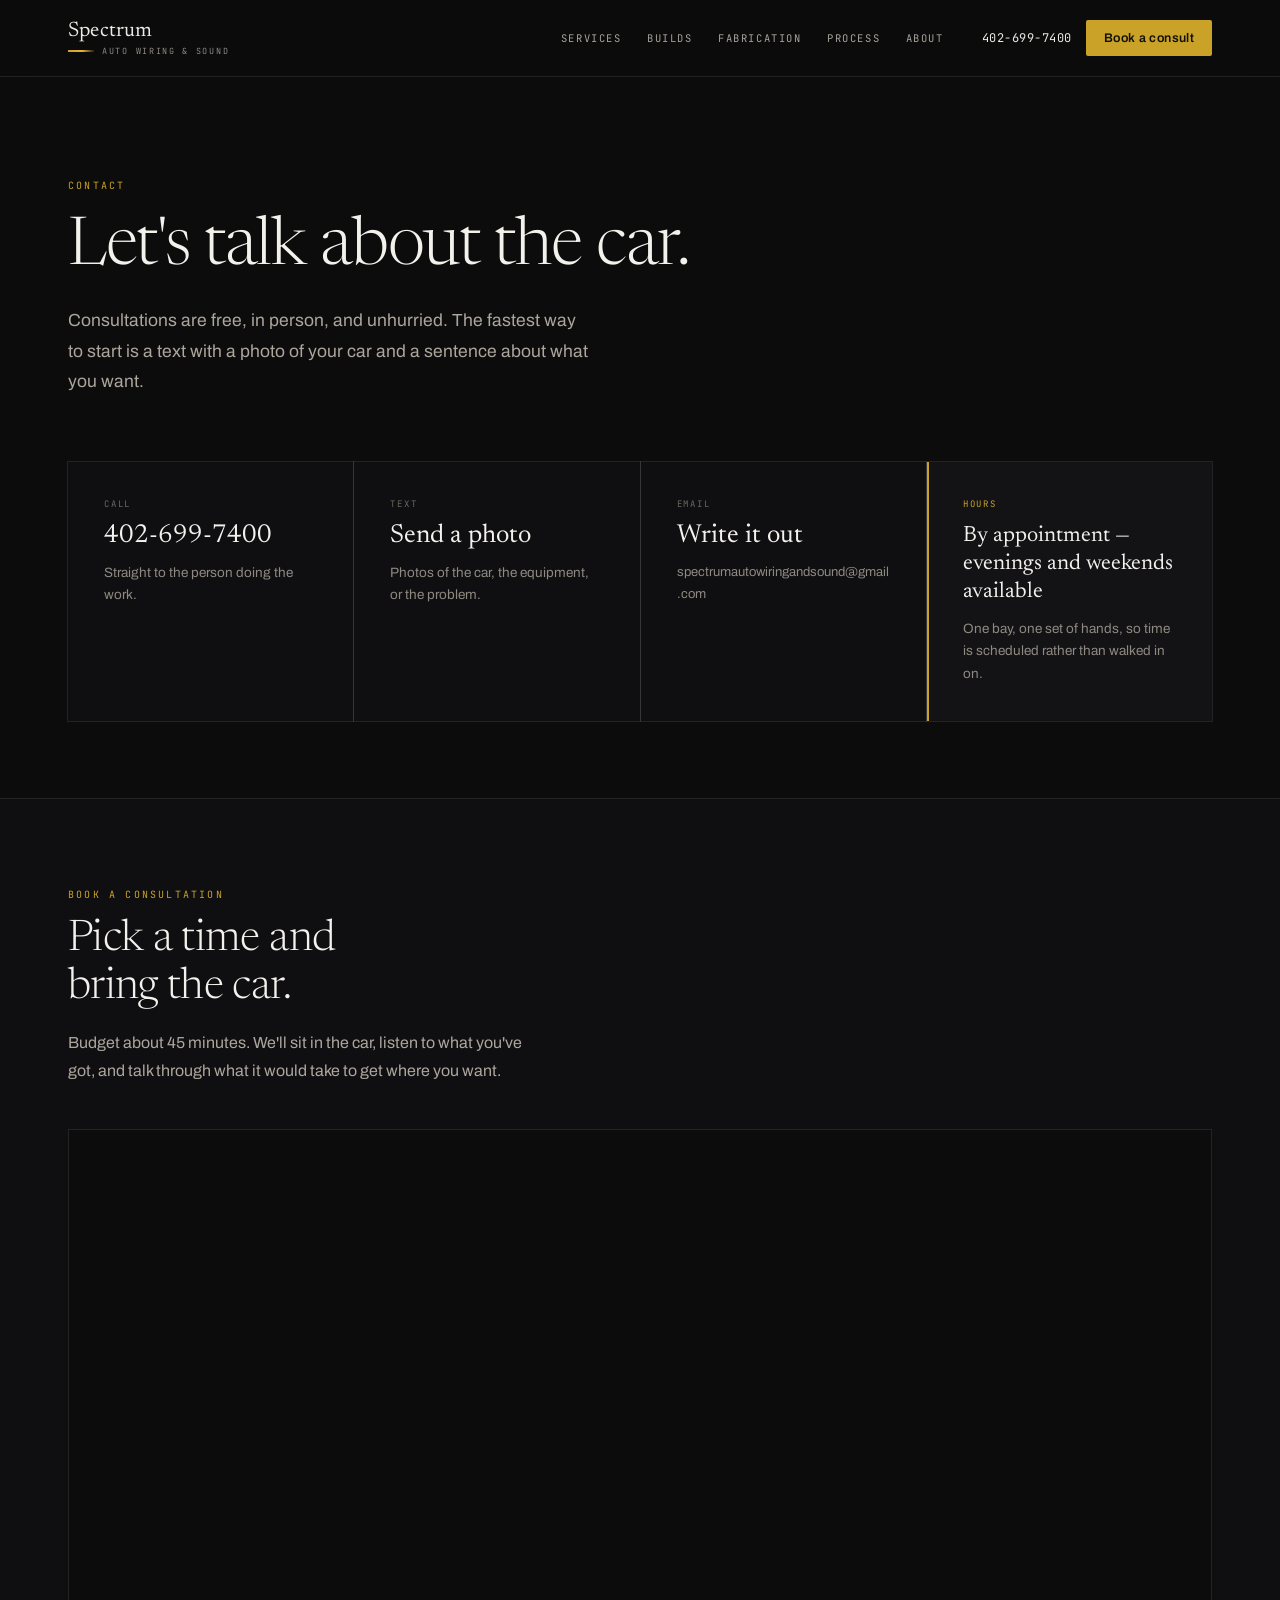
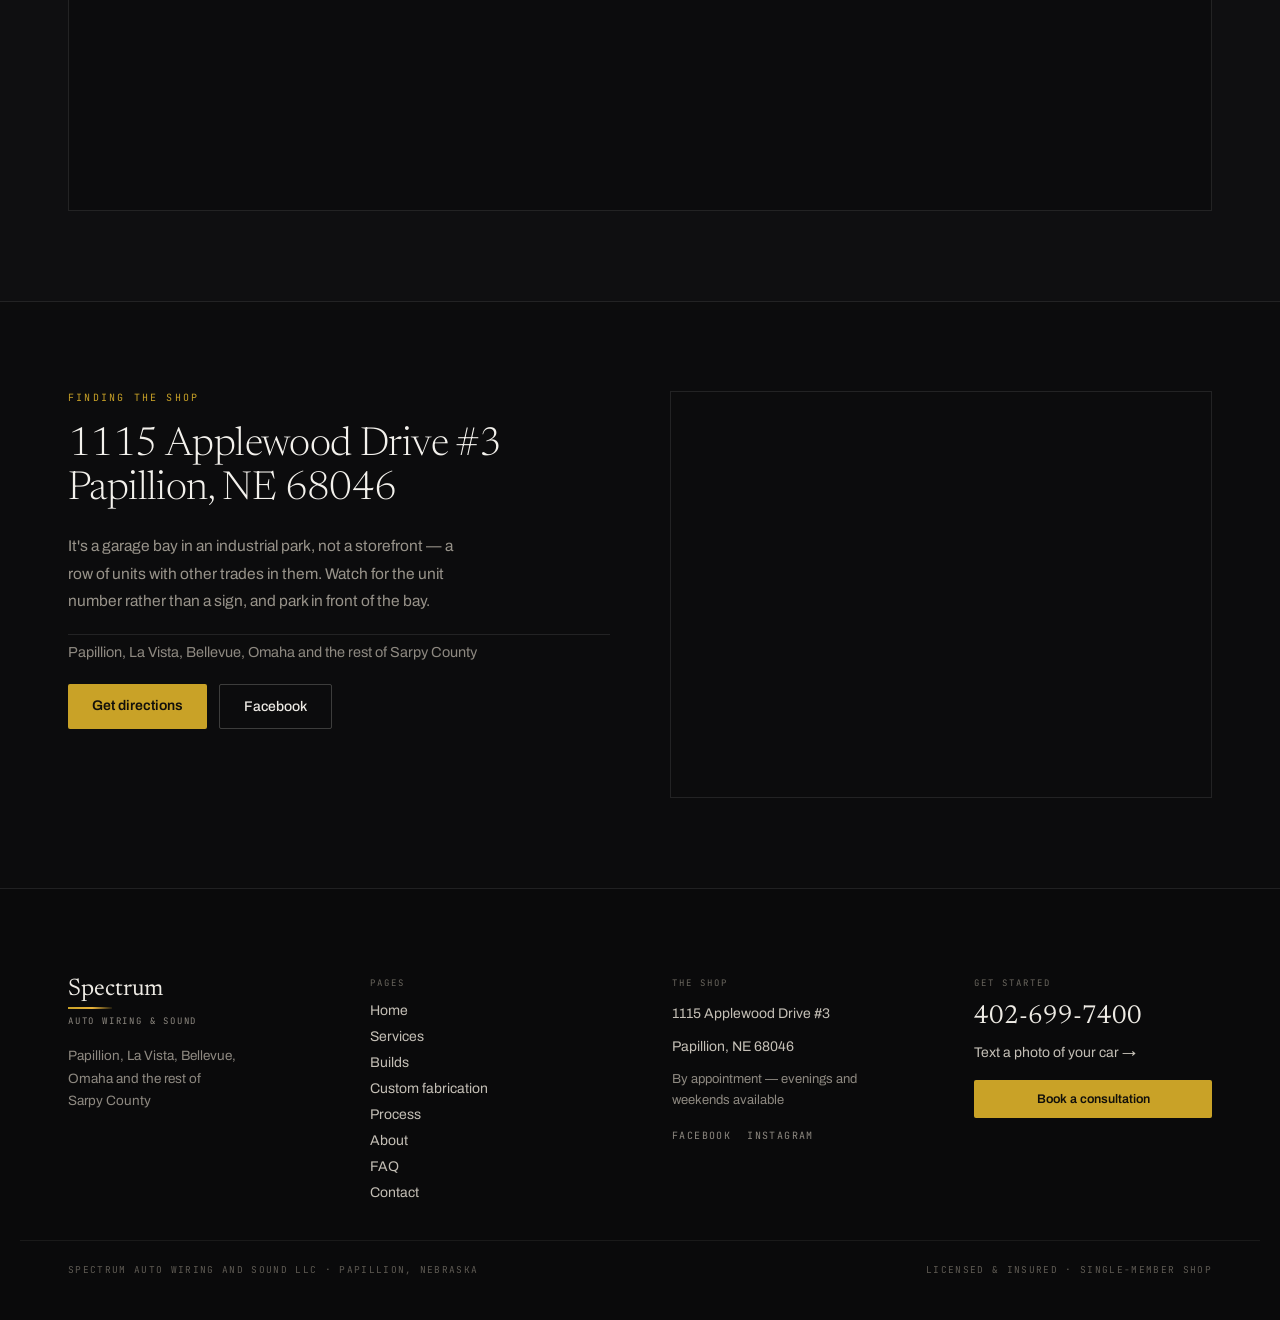
<file: contact.html>
<!doctype html>
<html lang="en">
<head>
  <meta charset="utf-8">
  <meta name="viewport" content="width=device-width, initial-scale=1">
  <title>Contact &amp; directions — Spectrum Auto Wiring and Sound</title>
  <meta name="description" content="Call 402-699-7400, text a photo of your car, or book a consultation. 1115 Applewood Drive #3, Papillion, NE 68046.">
  <link rel="icon" href="assets/spectrum-logo.png">
  <link rel="preconnect" href="https://fonts.googleapis.com">
  <link rel="preconnect" href="https://fonts.gstatic.com" crossorigin>
  <link rel="stylesheet" href="https://fonts.googleapis.com/css2?family=Newsreader:ital,opsz,wght@0,6..72,300;0,6..72,400;0,6..72,500;1,6..72,300;1,6..72,400&family=Archivo:wght@400;500;600&family=JetBrains+Mono:wght@400;500&display=swap">
  <link rel="stylesheet" href="css/site.css">
  <script src="js/site.js" defer></script>
  <script src="js/cms-hydrate.js" defer></script>
</head>
<body>

<div data-header style="position:fixed;top:0;left:0;right:0;z-index:80">
  <div data-cms-slot="announcement"></div>
  <header data-site-header="" class="site-header">
    <div style="max-width:1240px;margin:0 auto;padding:0 clamp(20px,4vw,48px);display:flex;align-items:center;gap:clamp(16px,3vw,40px);min-height:76px;flex-wrap:wrap">
      <a href="index.html" style="display:flex;flex-direction:column;gap:5px;text-decoration:none;flex:0 0 auto;padding:14px 0">
        <span style="font-family:'Newsreader',Georgia,serif;font-size:21px;font-weight:400;letter-spacing:0.01em;color:#EDEAE4;line-height:1">Spectrum</span>
        <span style="display:flex;align-items:center;gap:8px">
          <span style="width:26px;height:2px;background:linear-gradient(90deg,#C9A227,#E8B23A 55%,rgba(201,162,39,0.15))"></span>
          <span style="font-family:'JetBrains Mono',ui-monospace,monospace;font-size:8.5px;letter-spacing:0.2em;text-transform:uppercase;color:#8E8981;line-height:1">Auto Wiring &amp; Sound</span>
        </span>
      </a>

      <nav data-nav style="display:flex;align-items:center;gap:clamp(14px,2vw,28px);flex-wrap:wrap;margin-left:auto;font-family:'JetBrains Mono',ui-monospace,monospace;font-size:10.5px;letter-spacing:0.15em;text-transform:uppercase">
        <a href="services.html" style="color:#A8A39A;text-decoration:none;padding:6px 0" class="hv-yl4ni">Services</a>
        <a href="builds.html" style="color:#A8A39A;text-decoration:none;padding:6px 0" class="hv-yl4ni">Builds</a>
        <a href="fabrication.html" style="color:#A8A39A;text-decoration:none;padding:6px 0" class="hv-yl4ni">Fabrication</a>
        <a href="process.html" style="color:#A8A39A;text-decoration:none;padding:6px 0" class="hv-yl4ni">Process</a>
        <a href="about.html" style="color:#A8A39A;text-decoration:none;padding:6px 0" class="hv-yl4ni">About</a>
      </nav>

      <div style="display:flex;align-items:center;gap:14px;flex:0 0 auto">
        <a data-cms="settings.phone" data-cms-attr="href:settings.phoneHref" href="tel:+14026997400" style="font-family:'JetBrains Mono',ui-monospace,monospace;font-size:12px;letter-spacing:0.04em;color:#EDEAE4;text-decoration:none;white-space:nowrap" class="hv-v9rel">402-699-7400</a>
        <a href="contact.html" style="font-family:'Archivo',system-ui,sans-serif;font-size:12.5px;font-weight:600;letter-spacing:0.03em;color:#12100B;background:#C9A227;padding:11px 18px;border-radius:2px;text-decoration:none;white-space:nowrap" class="hv-2fw08">Book a consult</a>
      </div>
    </div>
  </header>
</div>
<div data-header-spacer aria-hidden="true" style="height:76px"></div>

<main style="background:#0C0C0D">
  <section style="max-width:1240px;margin:0 auto;padding:clamp(56px,8vw,104px) clamp(20px,4vw,48px) clamp(40px,5vw,64px);display:flex;flex-direction:column;gap:22px">
    <span style="font-family:'JetBrains Mono',ui-monospace,monospace;font-size:10px;letter-spacing:0.22em;text-transform:uppercase;color:#C9A227">Contact</span>
    <h1 style="font-family:'Newsreader',Georgia,serif;font-weight:300;font-size:clamp(38px,5.2vw,68px);line-height:1.05;letter-spacing:-0.02em;margin:0;color:#F3F1EC;max-width:20ch;text-wrap:balance">Let's talk about the car.</h1>
    <p style="font-family:'Archivo',system-ui,sans-serif;font-size:clamp(15.5px,1.4vw,17.5px);line-height:1.74;color:#ACA69C;margin:0;max-width:54ch;text-wrap:pretty">Consultations are free, in person, and unhurried. The fastest way to start is a text with a photo of your car and a sentence about what you want.</p>
  </section>

  <section>
    <div style="max-width:1240px;margin:0 auto;padding:0 clamp(20px,4vw,48px) clamp(48px,6vw,80px);display:grid;grid-template-columns:repeat(auto-fit,minmax(258px,1fr));gap:1px">
      <a data-cms-attr="href:settings.phoneHref" href="tel:+14026997400" style="background:#0F0F11;padding:clamp(26px,3vw,36px);display:flex;flex-direction:column;gap:12px;text-decoration:none;box-shadow:0 0 0 1px rgba(237,234,228,0.1)" class="hv-1t71x">
        <span style="font-family:'JetBrains Mono',ui-monospace,monospace;font-size:9px;letter-spacing:0.2em;text-transform:uppercase;color:#6B675F">Call</span>
        <span data-cms="settings.phone" style="font-family:'Newsreader',Georgia,serif;font-size:26px;color:#F3F1EC;line-height:1.1">402-699-7400</span>
        <span style="font-family:'Archivo',system-ui,sans-serif;font-size:13.5px;line-height:1.65;color:#8E8981">Straight to the person doing the work.</span>
      </a>
      <a data-cms-attr="href:settings.smsHref" href="sms:+14026997400" style="background:#0F0F11;padding:clamp(26px,3vw,36px);display:flex;flex-direction:column;gap:12px;text-decoration:none;box-shadow:0 0 0 1px rgba(237,234,228,0.1)" class="hv-1t71x">
        <span style="font-family:'JetBrains Mono',ui-monospace,monospace;font-size:9px;letter-spacing:0.2em;text-transform:uppercase;color:#6B675F">Text</span>
        <span style="font-family:'Newsreader',Georgia,serif;font-size:26px;color:#F3F1EC;line-height:1.1">Send a photo</span>
        <span style="font-family:'Archivo',system-ui,sans-serif;font-size:13.5px;line-height:1.65;color:#8E8981">Photos of the car, the equipment, or the problem.</span>
      </a>
      <a href="mailto:spectrumautowiringandsound@gmail.com" style="background:#0F0F11;padding:clamp(26px,3vw,36px);display:flex;flex-direction:column;gap:12px;text-decoration:none;box-shadow:0 0 0 1px rgba(237,234,228,0.1)" class="hv-1t71x">
        <span style="font-family:'JetBrains Mono',ui-monospace,monospace;font-size:9px;letter-spacing:0.2em;text-transform:uppercase;color:#6B675F">Email</span>
        <span style="font-family:'Newsreader',Georgia,serif;font-size:26px;color:#F3F1EC;line-height:1.1">Write it out</span>
        <span data-cms="settings.email" style="font-family:'Archivo',system-ui,sans-serif;font-size:13px;line-height:1.65;color:#8E8981;word-break:break-word">spectrumautowiringandsound@gmail.com</span>
      </a>
      <div style="background:#131316;padding:clamp(26px,3vw,36px);display:flex;flex-direction:column;gap:12px;box-shadow:inset 2px 0 0 0 #C9A227,0 0 0 1px rgba(237,234,228,0.1)">
        <span style="font-family:'JetBrains Mono',ui-monospace,monospace;font-size:9px;letter-spacing:0.2em;text-transform:uppercase;color:#C9A227">Hours</span>
        <span data-cms="settings.hours" style="font-family:'Newsreader',Georgia,serif;font-size:22px;color:#F3F1EC;line-height:1.28">By appointment — evenings and weekends available</span>
        <span style="font-family:'Archivo',system-ui,sans-serif;font-size:13.5px;line-height:1.65;color:#8E8981">One bay, one set of hands, so time is scheduled rather than walked in on.</span>
      </div>
    </div>
  </section>

  <section style="border-top:1px solid rgba(237,234,228,0.1);background:#0F0F11">
    <div style="max-width:1240px;margin:0 auto;padding:clamp(56px,7vw,96px) clamp(20px,4vw,48px);display:flex;flex-direction:column;gap:clamp(28px,4vw,44px)">
      <div style="display:flex;flex-direction:column;gap:16px;max-width:52ch">
        <span style="font-family:'JetBrains Mono',ui-monospace,monospace;font-size:10px;letter-spacing:0.22em;text-transform:uppercase;color:#C9A227">Book a consultation</span>
        <h2 style="font-family:'Newsreader',Georgia,serif;font-weight:300;font-size:clamp(28px,3.4vw,44px);line-height:1.1;letter-spacing:-0.015em;margin:0;color:#F3F1EC;text-wrap:balance">Pick a time and bring the car.</h2>
        <p style="font-family:'Archivo',system-ui,sans-serif;font-size:16px;line-height:1.76;color:#ACA69C;margin:0;text-wrap:pretty">Budget about 45 minutes. We'll sit in the car, listen to what you've got, and talk through what it would take to get where you want.</p>
      </div>
      <div data-booking style="width:100%;min-height:680px;border:1px solid rgba(237,234,228,0.1);background:#0C0C0D;position:relative">
        <div data-booking-embed="" class="calendly-inline-widget" data-url="https://calendly.com/spectrumautowiringandsound/consultation?hide_gdpr_banner=1&amp;background_color=0c0c0d&amp;text_color=edeae4&amp;primary_color=c9a227" style="min-width:280px;height:680px"></div>
        <div data-booking-fallback="" style="display:none;position:absolute;inset:0;padding:clamp(28px,4vw,48px);flex-direction:column;gap:16px;align-items:flex-start;justify-content:center">
          <span style="font-family:'JetBrains Mono',ui-monospace,monospace;font-size:9.5px;letter-spacing:0.18em;text-transform:uppercase;color:#6B675F">Scheduler</span>
          <p style="font-family:'Archivo',system-ui,sans-serif;font-size:16px;line-height:1.74;color:#ACA69C;margin:0;max-width:44ch;text-wrap:pretty">The online scheduler isn't loading right now. Call or text and we'll put a time on the calendar directly.</p>
          <a data-cms-attr="href:settings.phoneHref" href="tel:+14026997400" style="font-family:'Archivo',system-ui,sans-serif;font-size:14px;font-weight:600;color:#12100B;background:#C9A227;padding:14px 24px;border-radius:2px;text-decoration:none">Call 402-699-7400</a>
        </div>
      </div>
    </div>
  </section>

  <section style="border-top:1px solid rgba(237,234,228,0.1)">
    <div style="max-width:1240px;margin:0 auto;padding:clamp(56px,7vw,96px) clamp(20px,4vw,48px);display:grid;grid-template-columns:repeat(auto-fit,minmax(300px,1fr));gap:clamp(32px,5vw,60px);align-items:start">
      <div style="display:flex;flex-direction:column;gap:20px">
        <span style="font-family:'JetBrains Mono',ui-monospace,monospace;font-size:10px;letter-spacing:0.22em;text-transform:uppercase;color:#C9A227">Finding the shop</span>
        <h2 style="font-family:'Newsreader',Georgia,serif;font-weight:300;font-size:clamp(26px,3.2vw,40px);line-height:1.1;letter-spacing:-0.015em;margin:0;color:#F3F1EC;text-wrap:balance">1115 Applewood Drive #3<br />Papillion, NE 68046</h2>
        <p style="font-family:'Archivo',system-ui,sans-serif;font-size:15.5px;line-height:1.76;color:#98938A;margin:0;max-width:44ch;text-wrap:pretty">It's a garage bay in an industrial park, not a storefront — a row of units with other trades in them. Watch for the unit number rather than a sign, and park in front of the bay.</p>
        <div style="display:flex;flex-direction:column;gap:12px;font-family:'Archivo',system-ui,sans-serif;font-size:14.5px;line-height:1.6;color:#C4BFB6;padding-top:6px;border-top:1px solid rgba(237,234,228,0.1)">
          <span data-cms="settings.serviceArea" style="color:#8E8981">Serving Papillion, La Vista, Bellevue, Omaha and the rest of Sarpy County</span>
        </div>
        <div style="display:flex;gap:12px;flex-wrap:wrap">
          <a href="https://www.google.com/maps/dir/?api=1&amp;destination=1115+Applewood+Drive+%233%2C+Papillion%2C+NE+68046" target="_blank" rel="noopener" style="font-family:'Archivo',system-ui,sans-serif;font-size:14px;font-weight:600;color:#12100B;background:#C9A227;padding:14px 24px;border-radius:2px;text-decoration:none" class="hv-2fw08">Get directions</a>
          <a data-cms-attr="href:settings.facebook" href="https://www.facebook.com/p/Spectrum-Auto-Wiring-and-Sound-61581027636924/" target="_blank" rel="noopener" style="font-family:'Archivo',system-ui,sans-serif;font-size:14px;font-weight:500;color:#EDEAE4;border:1px solid rgba(237,234,228,0.22);padding:14px 24px;border-radius:2px;text-decoration:none" class="hv-17olc">Facebook</a>
        </div>
      </div>
      <div style="position:relative;width:100%;aspect-ratio:4/3;min-height:300px;border:1px solid rgba(237,234,228,0.1);overflow:hidden">
        <iframe title="Map to 1115 Applewood Drive #3, Papillion, NE 68046" src="https://www.google.com/maps?q=1115+Applewood+Drive+%233%2C+Papillion%2C+NE+68046&amp;output=embed" loading="lazy" referrerpolicy="no-referrer-when-downgrade" style="width:100%;height:100%;border:0;filter:grayscale(0.55) contrast(1.05) brightness(0.82)"></iframe>
      </div>
    </div>
  </section>
</main>

<footer style="border-top:1px solid rgba(237,234,228,0.1);background:#0A0A0B">
  <div style="max-width:1240px;margin:0 auto;padding:clamp(56px,7vw,88px) clamp(20px,4vw,48px) 40px;display:grid;grid-template-columns:repeat(auto-fit,minmax(210px,1fr));gap:clamp(32px,5vw,64px)">

    <div style="display:flex;flex-direction:column;gap:18px">
      <div style="display:flex;flex-direction:column;gap:6px">
        <span style="font-family:'Newsreader',Georgia,serif;font-size:24px;color:#EDEAE4;line-height:1">Spectrum</span>
        <span style="width:44px;height:2px;background:linear-gradient(90deg,#C9A227,#E8B23A 55%,rgba(201,162,39,0.12))"></span>
        <span style="font-family:'JetBrains Mono',ui-monospace,monospace;font-size:9px;letter-spacing:0.2em;text-transform:uppercase;color:#8E8981">Auto Wiring &amp; Sound</span>
      </div>
      <p style="font-family:'Archivo',system-ui,sans-serif;font-size:13.5px;line-height:1.7;color:#8E8981;margin:0;max-width:26ch;text-wrap:pretty" data-cms="settings.serviceArea">Papillion, La Vista, Bellevue, Omaha and the rest of Sarpy County</p>
    </div>

    <div style="display:flex;flex-direction:column;gap:14px">
      <span style="font-family:'JetBrains Mono',ui-monospace,monospace;font-size:9px;letter-spacing:0.22em;text-transform:uppercase;color:#6B675F">Pages</span>
      <div style="display:flex;flex-direction:column;gap:11px;font-family:'Archivo',system-ui,sans-serif;font-size:14px">
        <a href="index.html" style="color:#C4BFB6;text-decoration:none" class="hv-v9rel">Home</a>
        <a href="services.html" style="color:#C4BFB6;text-decoration:none" class="hv-v9rel">Services</a>
        <a href="builds.html" style="color:#C4BFB6;text-decoration:none" class="hv-v9rel">Builds</a>
        <a href="fabrication.html" style="color:#C4BFB6;text-decoration:none" class="hv-v9rel">Custom fabrication</a>
        <a href="process.html" style="color:#C4BFB6;text-decoration:none" class="hv-v9rel">Process</a>
        <a href="about.html" style="color:#C4BFB6;text-decoration:none" class="hv-v9rel">About</a>
        <a href="faq.html" style="color:#C4BFB6;text-decoration:none" class="hv-v9rel">FAQ</a>
        <a href="contact.html" style="color:#C4BFB6;text-decoration:none" class="hv-v9rel">Contact</a>
      </div>
    </div>

    <div style="display:flex;flex-direction:column;gap:14px">
      <span style="font-family:'JetBrains Mono',ui-monospace,monospace;font-size:9px;letter-spacing:0.22em;text-transform:uppercase;color:#6B675F">The shop</span>
      <div style="display:flex;flex-direction:column;gap:11px;font-family:'Archivo',system-ui,sans-serif;font-size:14px;line-height:1.6;color:#C4BFB6">
        <span data-cms="settings.street">1115 Applewood Drive #3</span>
        <span>Papillion, NE 68046</span>
        <span style="color:#8E8981;font-size:13px" data-cms="settings.hours">By appointment — evenings and weekends available</span>
      </div>
      <div style="display:flex;gap:16px;margin-top:4px;font-family:'JetBrains Mono',ui-monospace,monospace;font-size:10px;letter-spacing:0.14em;text-transform:uppercase">
        <a data-cms-attr="href:settings.facebook" href="https://www.facebook.com/p/Spectrum-Auto-Wiring-and-Sound-61581027636924/" target="_blank" rel="noopener" style="color:#8E8981;text-decoration:none" class="hv-v9rel">Facebook</a>
        <a data-cms-attr="href:settings.instagram" href="https://www.instagram.com/spectrumautowiringandsound/" target="_blank" rel="noopener" style="color:#8E8981;text-decoration:none" class="hv-v9rel">Instagram</a>
      </div>
    </div>

    <div style="display:flex;flex-direction:column;gap:14px">
      <span style="font-family:'JetBrains Mono',ui-monospace,monospace;font-size:9px;letter-spacing:0.22em;text-transform:uppercase;color:#6B675F">Get started</span>
      <a data-cms="settings.phone" data-cms-attr="href:settings.phoneHref" href="tel:+14026997400" style="font-family:'Newsreader',Georgia,serif;font-size:26px;color:#EDEAE4;text-decoration:none;line-height:1.1" class="hv-v9rel">402-699-7400</a>
      <a data-cms-attr="href:settings.smsHref" href="sms:+14026997400" style="font-family:'Archivo',system-ui,sans-serif;font-size:14px;color:#C4BFB6;text-decoration:none" class="hv-v9rel">Text a photo of your car →</a>
      <a href="contact.html" style="font-family:'Archivo',system-ui,sans-serif;font-size:12.5px;font-weight:600;color:#12100B;background:#C9A227;padding:12px 18px;border-radius:2px;text-decoration:none;text-align:center;margin-top:6px" class="hv-2fw08">Book a consultation</a>
    </div>
  </div>

  <div style="max-width:1240px;margin:0 auto;padding:22px clamp(20px,4vw,48px) 44px;border-top:1px solid rgba(237,234,228,0.07);display:flex;justify-content:space-between;gap:20px;flex-wrap:wrap;font-family:'JetBrains Mono',ui-monospace,monospace;font-size:9.5px;letter-spacing:0.14em;text-transform:uppercase;color:#5F5B54">
    <span>Spectrum Auto Wiring and Sound LLC · Papillion, Nebraska</span>
    <span>Licensed &amp; insured · Single-member shop</span>
  </div>
</footer>

</body>
</html>
</file>
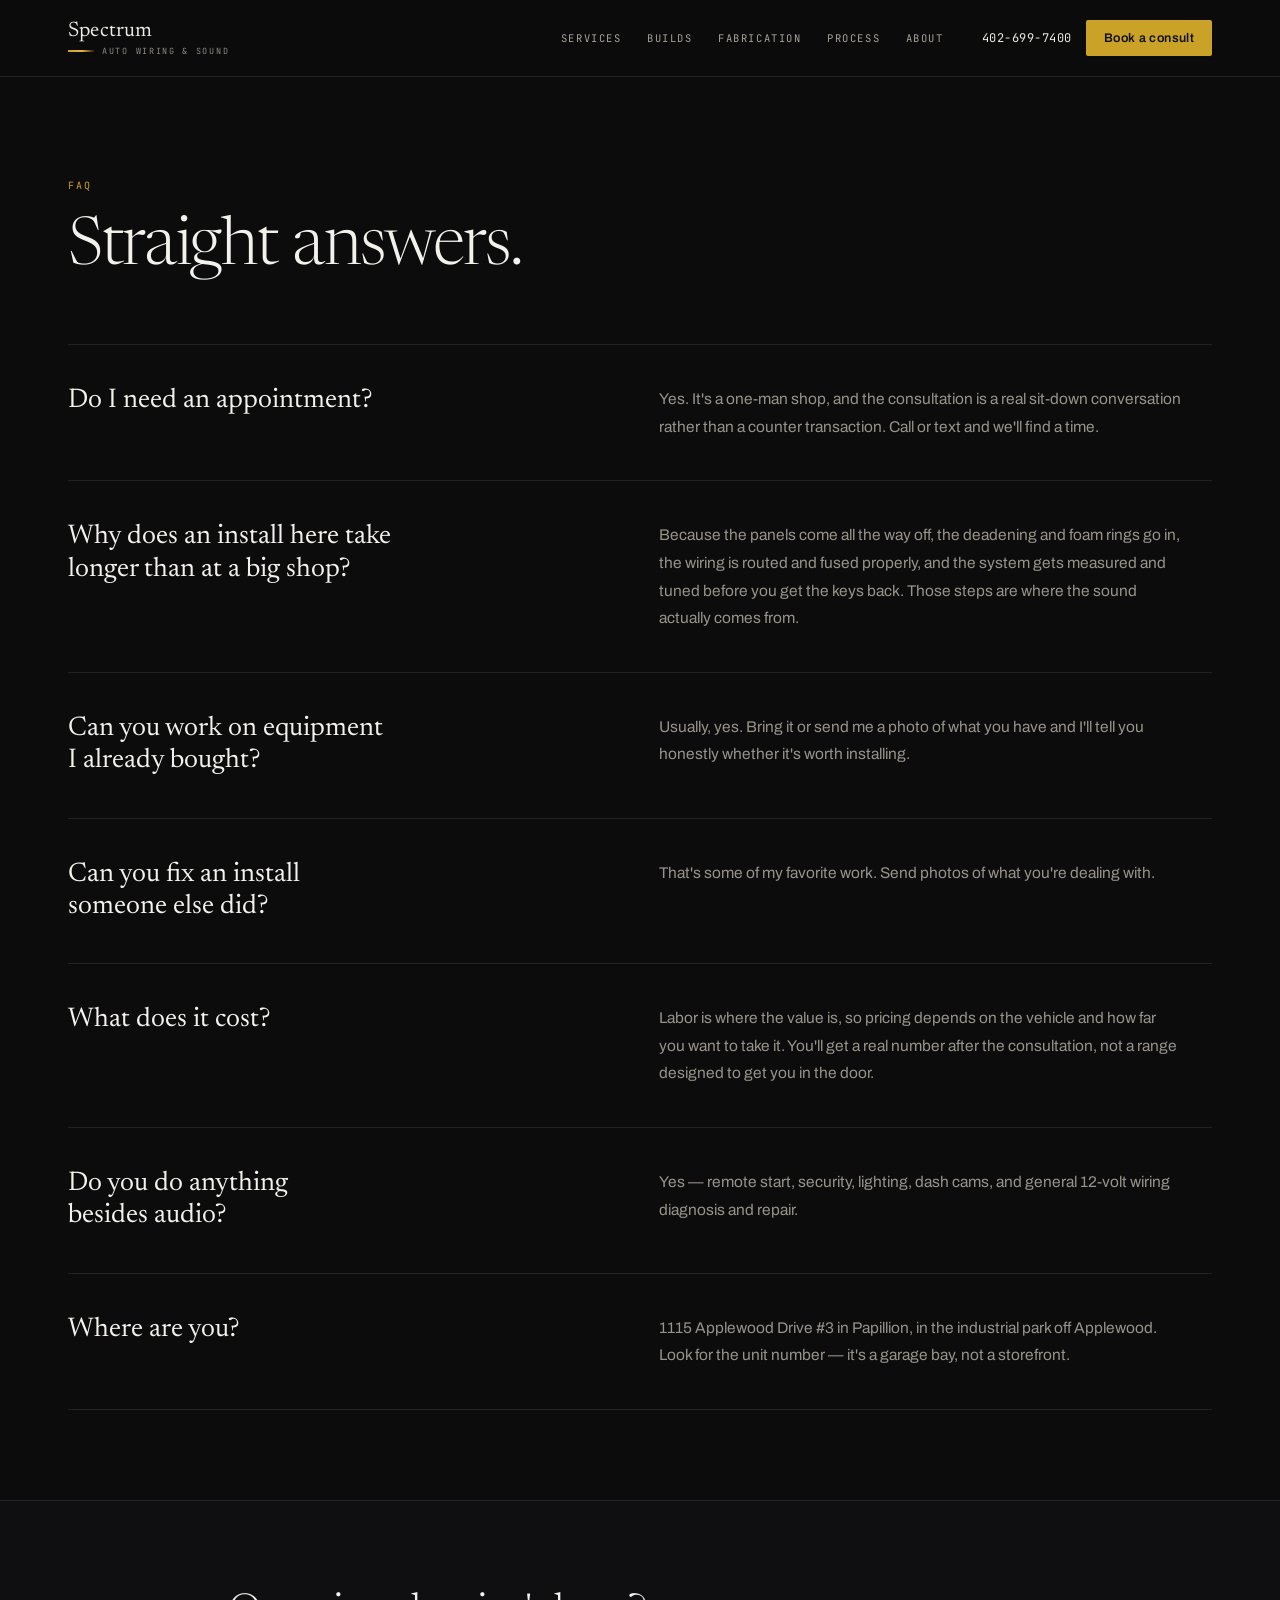
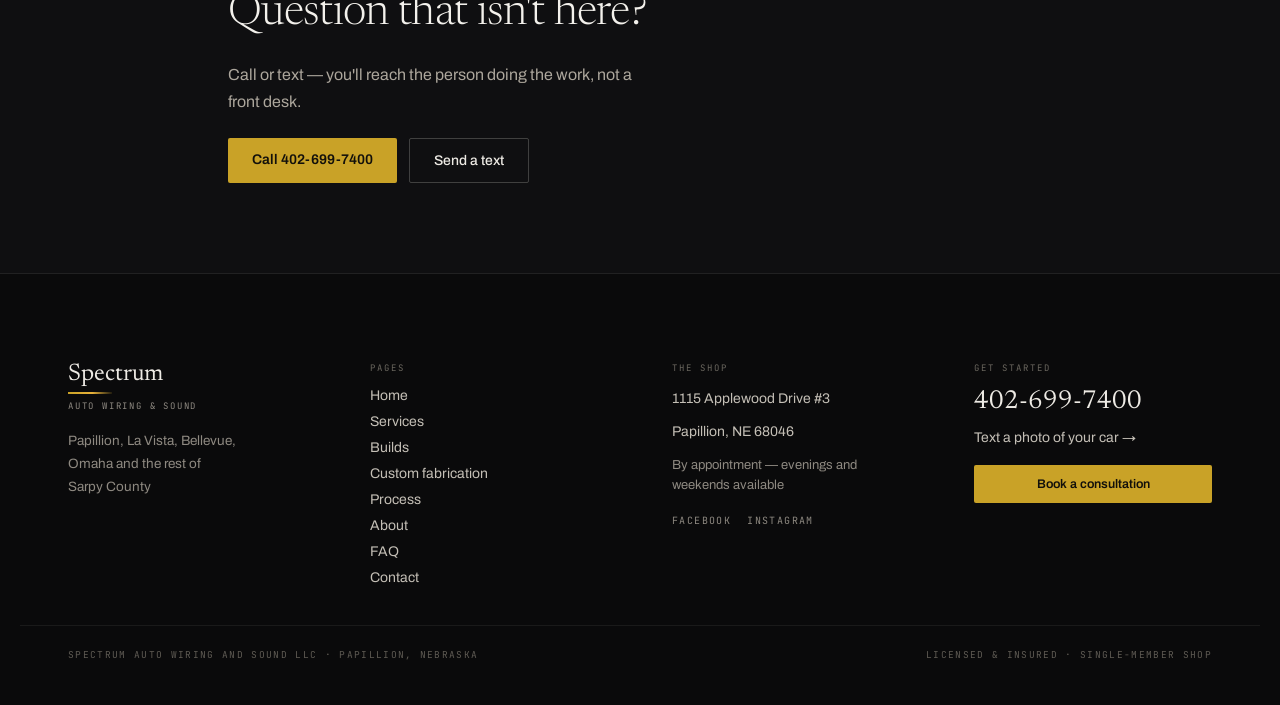
<file: faq.html>
<!doctype html>
<html lang="en">
<head>
  <meta charset="utf-8">
  <meta name="viewport" content="width=device-width, initial-scale=1">
  <title>FAQ — Spectrum Auto Wiring and Sound</title>
  <meta name="description" content="Appointments, pricing, bringing your own equipment, and fixing someone else's install — common questions answered.">
  <link rel="icon" href="assets/spectrum-logo.png">
  <link rel="preconnect" href="https://fonts.googleapis.com">
  <link rel="preconnect" href="https://fonts.gstatic.com" crossorigin>
  <link rel="stylesheet" href="https://fonts.googleapis.com/css2?family=Newsreader:ital,opsz,wght@0,6..72,300;0,6..72,400;0,6..72,500;1,6..72,300;1,6..72,400&family=Archivo:wght@400;500;600&family=JetBrains+Mono:wght@400;500&display=swap">
  <link rel="stylesheet" href="css/site.css">
  <script src="js/site.js" defer></script>
  <script src="js/cms-hydrate.js" defer></script>
</head>
<body>

<div data-header style="position:fixed;top:0;left:0;right:0;z-index:80">
  <div data-cms-slot="announcement"></div>
  <header data-site-header="" class="site-header">
    <div style="max-width:1240px;margin:0 auto;padding:0 clamp(20px,4vw,48px);display:flex;align-items:center;gap:clamp(16px,3vw,40px);min-height:76px;flex-wrap:wrap">
      <a href="index.html" style="display:flex;flex-direction:column;gap:5px;text-decoration:none;flex:0 0 auto;padding:14px 0">
        <span style="font-family:'Newsreader',Georgia,serif;font-size:21px;font-weight:400;letter-spacing:0.01em;color:#EDEAE4;line-height:1">Spectrum</span>
        <span style="display:flex;align-items:center;gap:8px">
          <span style="width:26px;height:2px;background:linear-gradient(90deg,#C9A227,#E8B23A 55%,rgba(201,162,39,0.15))"></span>
          <span style="font-family:'JetBrains Mono',ui-monospace,monospace;font-size:8.5px;letter-spacing:0.2em;text-transform:uppercase;color:#8E8981;line-height:1">Auto Wiring &amp; Sound</span>
        </span>
      </a>

      <nav data-nav style="display:flex;align-items:center;gap:clamp(14px,2vw,28px);flex-wrap:wrap;margin-left:auto;font-family:'JetBrains Mono',ui-monospace,monospace;font-size:10.5px;letter-spacing:0.15em;text-transform:uppercase">
        <a href="services.html" style="color:#A8A39A;text-decoration:none;padding:6px 0" class="hv-yl4ni">Services</a>
        <a href="builds.html" style="color:#A8A39A;text-decoration:none;padding:6px 0" class="hv-yl4ni">Builds</a>
        <a href="fabrication.html" style="color:#A8A39A;text-decoration:none;padding:6px 0" class="hv-yl4ni">Fabrication</a>
        <a href="process.html" style="color:#A8A39A;text-decoration:none;padding:6px 0" class="hv-yl4ni">Process</a>
        <a href="about.html" style="color:#A8A39A;text-decoration:none;padding:6px 0" class="hv-yl4ni">About</a>
      </nav>

      <div style="display:flex;align-items:center;gap:14px;flex:0 0 auto">
        <a data-cms="settings.phone" data-cms-attr="href:settings.phoneHref" href="tel:+14026997400" style="font-family:'JetBrains Mono',ui-monospace,monospace;font-size:12px;letter-spacing:0.04em;color:#EDEAE4;text-decoration:none;white-space:nowrap" class="hv-v9rel">402-699-7400</a>
        <a href="contact.html" style="font-family:'Archivo',system-ui,sans-serif;font-size:12.5px;font-weight:600;letter-spacing:0.03em;color:#12100B;background:#C9A227;padding:11px 18px;border-radius:2px;text-decoration:none;white-space:nowrap" class="hv-2fw08">Book a consult</a>
      </div>
    </div>
  </header>
</div>
<div data-header-spacer aria-hidden="true" style="height:76px"></div>

<main style="background:#0C0C0D">
  <section style="max-width:1240px;margin:0 auto;padding:clamp(56px,8vw,104px) clamp(20px,4vw,48px) clamp(40px,5vw,60px);display:flex;flex-direction:column;gap:22px">
    <span style="font-family:'JetBrains Mono',ui-monospace,monospace;font-size:10px;letter-spacing:0.22em;text-transform:uppercase;color:#C9A227">FAQ</span>
    <h1 style="font-family:'Newsreader',Georgia,serif;font-weight:300;font-size:clamp(38px,5.2vw,68px);line-height:1.05;letter-spacing:-0.02em;margin:0;color:#F3F1EC;max-width:20ch;text-wrap:balance">Straight answers.</h1>
  </section>

  <section>
    <div data-cms-list="faq" style="max-width:1240px;margin:0 auto;padding:0 clamp(20px,4vw,48px) clamp(56px,7vw,96px);display:flex;flex-direction:column">
      <div style="display:grid;grid-template-columns:repeat(auto-fit,minmax(280px,1fr));gap:clamp(20px,3vw,48px);padding:clamp(26px,3.4vw,40px) 0;border-top:1px solid rgba(237,234,228,0.1)">
        <h2 data-cms="q" style="font-family:'Newsreader',Georgia,serif;font-weight:400;font-size:clamp(21px,2.3vw,27px);line-height:1.2;margin:0;color:#F3F1EC;max-width:24ch;text-wrap:balance">Do I need an appointment?</h2>
        <p data-cms="a" style="font-family:'Archivo',system-ui,sans-serif;font-size:15.5px;line-height:1.78;color:#98938A;margin:0;max-width:58ch;text-wrap:pretty">Yes. It's a one-man shop, and the consultation is a real sit-down conversation rather than a counter transaction. Call or text and we'll find a time.</p>
      </div>
      <div style="display:grid;grid-template-columns:repeat(auto-fit,minmax(280px,1fr));gap:clamp(20px,3vw,48px);padding:clamp(26px,3.4vw,40px) 0;border-top:1px solid rgba(237,234,228,0.1)">
        <h2 style="font-family:'Newsreader',Georgia,serif;font-weight:400;font-size:clamp(21px,2.3vw,27px);line-height:1.2;margin:0;color:#F3F1EC;max-width:24ch;text-wrap:balance">Why does an install here take longer than at a big shop?</h2>
        <p style="font-family:'Archivo',system-ui,sans-serif;font-size:15.5px;line-height:1.78;color:#98938A;margin:0;max-width:58ch;text-wrap:pretty">Because the panels come all the way off, the deadening and foam rings go in, the wiring is routed and fused properly, and the system gets measured and tuned before you get the keys back. Those steps are where the sound actually comes from.</p>
      </div>
      <div style="display:grid;grid-template-columns:repeat(auto-fit,minmax(280px,1fr));gap:clamp(20px,3vw,48px);padding:clamp(26px,3.4vw,40px) 0;border-top:1px solid rgba(237,234,228,0.1)">
        <h2 style="font-family:'Newsreader',Georgia,serif;font-weight:400;font-size:clamp(21px,2.3vw,27px);line-height:1.2;margin:0;color:#F3F1EC;max-width:24ch;text-wrap:balance">Can you work on equipment I already bought?</h2>
        <p style="font-family:'Archivo',system-ui,sans-serif;font-size:15.5px;line-height:1.78;color:#98938A;margin:0;max-width:58ch;text-wrap:pretty">Usually, yes. Bring it or send me a photo of what you have and I'll tell you honestly whether it's worth installing.</p>
      </div>
      <div style="display:grid;grid-template-columns:repeat(auto-fit,minmax(280px,1fr));gap:clamp(20px,3vw,48px);padding:clamp(26px,3.4vw,40px) 0;border-top:1px solid rgba(237,234,228,0.1)">
        <h2 style="font-family:'Newsreader',Georgia,serif;font-weight:400;font-size:clamp(21px,2.3vw,27px);line-height:1.2;margin:0;color:#F3F1EC;max-width:24ch;text-wrap:balance">Can you fix an install someone else did?</h2>
        <p style="font-family:'Archivo',system-ui,sans-serif;font-size:15.5px;line-height:1.78;color:#98938A;margin:0;max-width:58ch;text-wrap:pretty">That's some of my favorite work. Send photos of what you're dealing with.</p>
      </div>
      <div style="display:grid;grid-template-columns:repeat(auto-fit,minmax(280px,1fr));gap:clamp(20px,3vw,48px);padding:clamp(26px,3.4vw,40px) 0;border-top:1px solid rgba(237,234,228,0.1)">
        <h2 style="font-family:'Newsreader',Georgia,serif;font-weight:400;font-size:clamp(21px,2.3vw,27px);line-height:1.2;margin:0;color:#F3F1EC;max-width:24ch;text-wrap:balance">What does it cost?</h2>
        <p style="font-family:'Archivo',system-ui,sans-serif;font-size:15.5px;line-height:1.78;color:#98938A;margin:0;max-width:58ch;text-wrap:pretty">Labor is where the value is, so pricing depends on the vehicle and how far you want to take it. You'll get a real number after the consultation, not a range designed to get you in the door.</p>
      </div>
      <div style="display:grid;grid-template-columns:repeat(auto-fit,minmax(280px,1fr));gap:clamp(20px,3vw,48px);padding:clamp(26px,3.4vw,40px) 0;border-top:1px solid rgba(237,234,228,0.1)">
        <h2 style="font-family:'Newsreader',Georgia,serif;font-weight:400;font-size:clamp(21px,2.3vw,27px);line-height:1.2;margin:0;color:#F3F1EC;max-width:24ch;text-wrap:balance">Do you do anything besides audio?</h2>
        <p style="font-family:'Archivo',system-ui,sans-serif;font-size:15.5px;line-height:1.78;color:#98938A;margin:0;max-width:58ch;text-wrap:pretty">Yes — remote start, security, lighting, dash cams, and general 12-volt wiring diagnosis and repair.</p>
      </div>
      <div style="display:grid;grid-template-columns:repeat(auto-fit,minmax(280px,1fr));gap:clamp(20px,3vw,48px);padding:clamp(26px,3.4vw,40px) 0;border-top:1px solid rgba(237,234,228,0.1);border-bottom:1px solid rgba(237,234,228,0.1)">
        <h2 style="font-family:'Newsreader',Georgia,serif;font-weight:400;font-size:clamp(21px,2.3vw,27px);line-height:1.2;margin:0;color:#F3F1EC;max-width:24ch;text-wrap:balance">Where are you?</h2>
        <p style="font-family:'Archivo',system-ui,sans-serif;font-size:15.5px;line-height:1.78;color:#98938A;margin:0;max-width:58ch;text-wrap:pretty">1115 Applewood Drive #3 in Papillion, in the industrial park off Applewood. Look for the unit number — it's a garage bay, not a storefront.</p>
      </div>
    </div>
  </section>

  <section style="border-top:1px solid rgba(237,234,228,0.1);background:#0F0F11">
    <div style="max-width:920px;margin:0 auto;padding:clamp(56px,7vw,100px) clamp(20px,4vw,48px);display:flex;flex-direction:column;gap:22px;align-items:flex-start">
      <h2 style="font-family:'Newsreader',Georgia,serif;font-weight:300;font-size:clamp(28px,3.6vw,44px);line-height:1.1;letter-spacing:-0.015em;margin:0;color:#F3F1EC;max-width:26ch;text-wrap:balance">Question that isn't here?</h2>
      <p style="font-family:'Archivo',system-ui,sans-serif;font-size:16px;line-height:1.74;color:#ACA69C;margin:0;max-width:52ch;text-wrap:pretty">Call or text — you'll reach the person doing the work, not a front desk.</p>
      <div style="display:flex;gap:12px;flex-wrap:wrap">
        <a data-cms-attr="href:settings.phoneHref" href="tel:+14026997400" style="font-family:'Archivo',system-ui,sans-serif;font-size:14px;font-weight:600;color:#12100B;background:#C9A227;padding:14px 24px;border-radius:2px;text-decoration:none" class="hv-2fw08">Call 402-699-7400</a>
        <a data-cms-attr="href:settings.smsHref" href="sms:+14026997400" style="font-family:'Archivo',system-ui,sans-serif;font-size:14px;font-weight:500;color:#EDEAE4;border:1px solid rgba(237,234,228,0.22);padding:14px 24px;border-radius:2px;text-decoration:none" class="hv-17olc">Send a text</a>
      </div>
    </div>
  </section>
</main>

<footer style="border-top:1px solid rgba(237,234,228,0.1);background:#0A0A0B">
  <div style="max-width:1240px;margin:0 auto;padding:clamp(56px,7vw,88px) clamp(20px,4vw,48px) 40px;display:grid;grid-template-columns:repeat(auto-fit,minmax(210px,1fr));gap:clamp(32px,5vw,64px)">

    <div style="display:flex;flex-direction:column;gap:18px">
      <div style="display:flex;flex-direction:column;gap:6px">
        <span style="font-family:'Newsreader',Georgia,serif;font-size:24px;color:#EDEAE4;line-height:1">Spectrum</span>
        <span style="width:44px;height:2px;background:linear-gradient(90deg,#C9A227,#E8B23A 55%,rgba(201,162,39,0.12))"></span>
        <span style="font-family:'JetBrains Mono',ui-monospace,monospace;font-size:9px;letter-spacing:0.2em;text-transform:uppercase;color:#8E8981">Auto Wiring &amp; Sound</span>
      </div>
      <p style="font-family:'Archivo',system-ui,sans-serif;font-size:13.5px;line-height:1.7;color:#8E8981;margin:0;max-width:26ch;text-wrap:pretty" data-cms="settings.serviceArea">Papillion, La Vista, Bellevue, Omaha and the rest of Sarpy County</p>
    </div>

    <div style="display:flex;flex-direction:column;gap:14px">
      <span style="font-family:'JetBrains Mono',ui-monospace,monospace;font-size:9px;letter-spacing:0.22em;text-transform:uppercase;color:#6B675F">Pages</span>
      <div style="display:flex;flex-direction:column;gap:11px;font-family:'Archivo',system-ui,sans-serif;font-size:14px">
        <a href="index.html" style="color:#C4BFB6;text-decoration:none" class="hv-v9rel">Home</a>
        <a href="services.html" style="color:#C4BFB6;text-decoration:none" class="hv-v9rel">Services</a>
        <a href="builds.html" style="color:#C4BFB6;text-decoration:none" class="hv-v9rel">Builds</a>
        <a href="fabrication.html" style="color:#C4BFB6;text-decoration:none" class="hv-v9rel">Custom fabrication</a>
        <a href="process.html" style="color:#C4BFB6;text-decoration:none" class="hv-v9rel">Process</a>
        <a href="about.html" style="color:#C4BFB6;text-decoration:none" class="hv-v9rel">About</a>
        <a href="faq.html" style="color:#C4BFB6;text-decoration:none" class="hv-v9rel">FAQ</a>
        <a href="contact.html" style="color:#C4BFB6;text-decoration:none" class="hv-v9rel">Contact</a>
      </div>
    </div>

    <div style="display:flex;flex-direction:column;gap:14px">
      <span style="font-family:'JetBrains Mono',ui-monospace,monospace;font-size:9px;letter-spacing:0.22em;text-transform:uppercase;color:#6B675F">The shop</span>
      <div style="display:flex;flex-direction:column;gap:11px;font-family:'Archivo',system-ui,sans-serif;font-size:14px;line-height:1.6;color:#C4BFB6">
        <span data-cms="settings.street">1115 Applewood Drive #3</span>
        <span>Papillion, NE 68046</span>
        <span style="color:#8E8981;font-size:13px" data-cms="settings.hours">By appointment — evenings and weekends available</span>
      </div>
      <div style="display:flex;gap:16px;margin-top:4px;font-family:'JetBrains Mono',ui-monospace,monospace;font-size:10px;letter-spacing:0.14em;text-transform:uppercase">
        <a data-cms-attr="href:settings.facebook" href="https://www.facebook.com/p/Spectrum-Auto-Wiring-and-Sound-61581027636924/" target="_blank" rel="noopener" style="color:#8E8981;text-decoration:none" class="hv-v9rel">Facebook</a>
        <a data-cms-attr="href:settings.instagram" href="https://www.instagram.com/spectrumautowiringandsound/" target="_blank" rel="noopener" style="color:#8E8981;text-decoration:none" class="hv-v9rel">Instagram</a>
      </div>
    </div>

    <div style="display:flex;flex-direction:column;gap:14px">
      <span style="font-family:'JetBrains Mono',ui-monospace,monospace;font-size:9px;letter-spacing:0.22em;text-transform:uppercase;color:#6B675F">Get started</span>
      <a data-cms="settings.phone" data-cms-attr="href:settings.phoneHref" href="tel:+14026997400" style="font-family:'Newsreader',Georgia,serif;font-size:26px;color:#EDEAE4;text-decoration:none;line-height:1.1" class="hv-v9rel">402-699-7400</a>
      <a data-cms-attr="href:settings.smsHref" href="sms:+14026997400" style="font-family:'Archivo',system-ui,sans-serif;font-size:14px;color:#C4BFB6;text-decoration:none" class="hv-v9rel">Text a photo of your car →</a>
      <a href="contact.html" style="font-family:'Archivo',system-ui,sans-serif;font-size:12.5px;font-weight:600;color:#12100B;background:#C9A227;padding:12px 18px;border-radius:2px;text-decoration:none;text-align:center;margin-top:6px" class="hv-2fw08">Book a consultation</a>
    </div>
  </div>

  <div style="max-width:1240px;margin:0 auto;padding:22px clamp(20px,4vw,48px) 44px;border-top:1px solid rgba(237,234,228,0.07);display:flex;justify-content:space-between;gap:20px;flex-wrap:wrap;font-family:'JetBrains Mono',ui-monospace,monospace;font-size:9.5px;letter-spacing:0.14em;text-transform:uppercase;color:#5F5B54">
    <span>Spectrum Auto Wiring and Sound LLC · Papillion, Nebraska</span>
    <span>Licensed &amp; insured · Single-member shop</span>
  </div>
</footer>

</body>
</html>
</file>
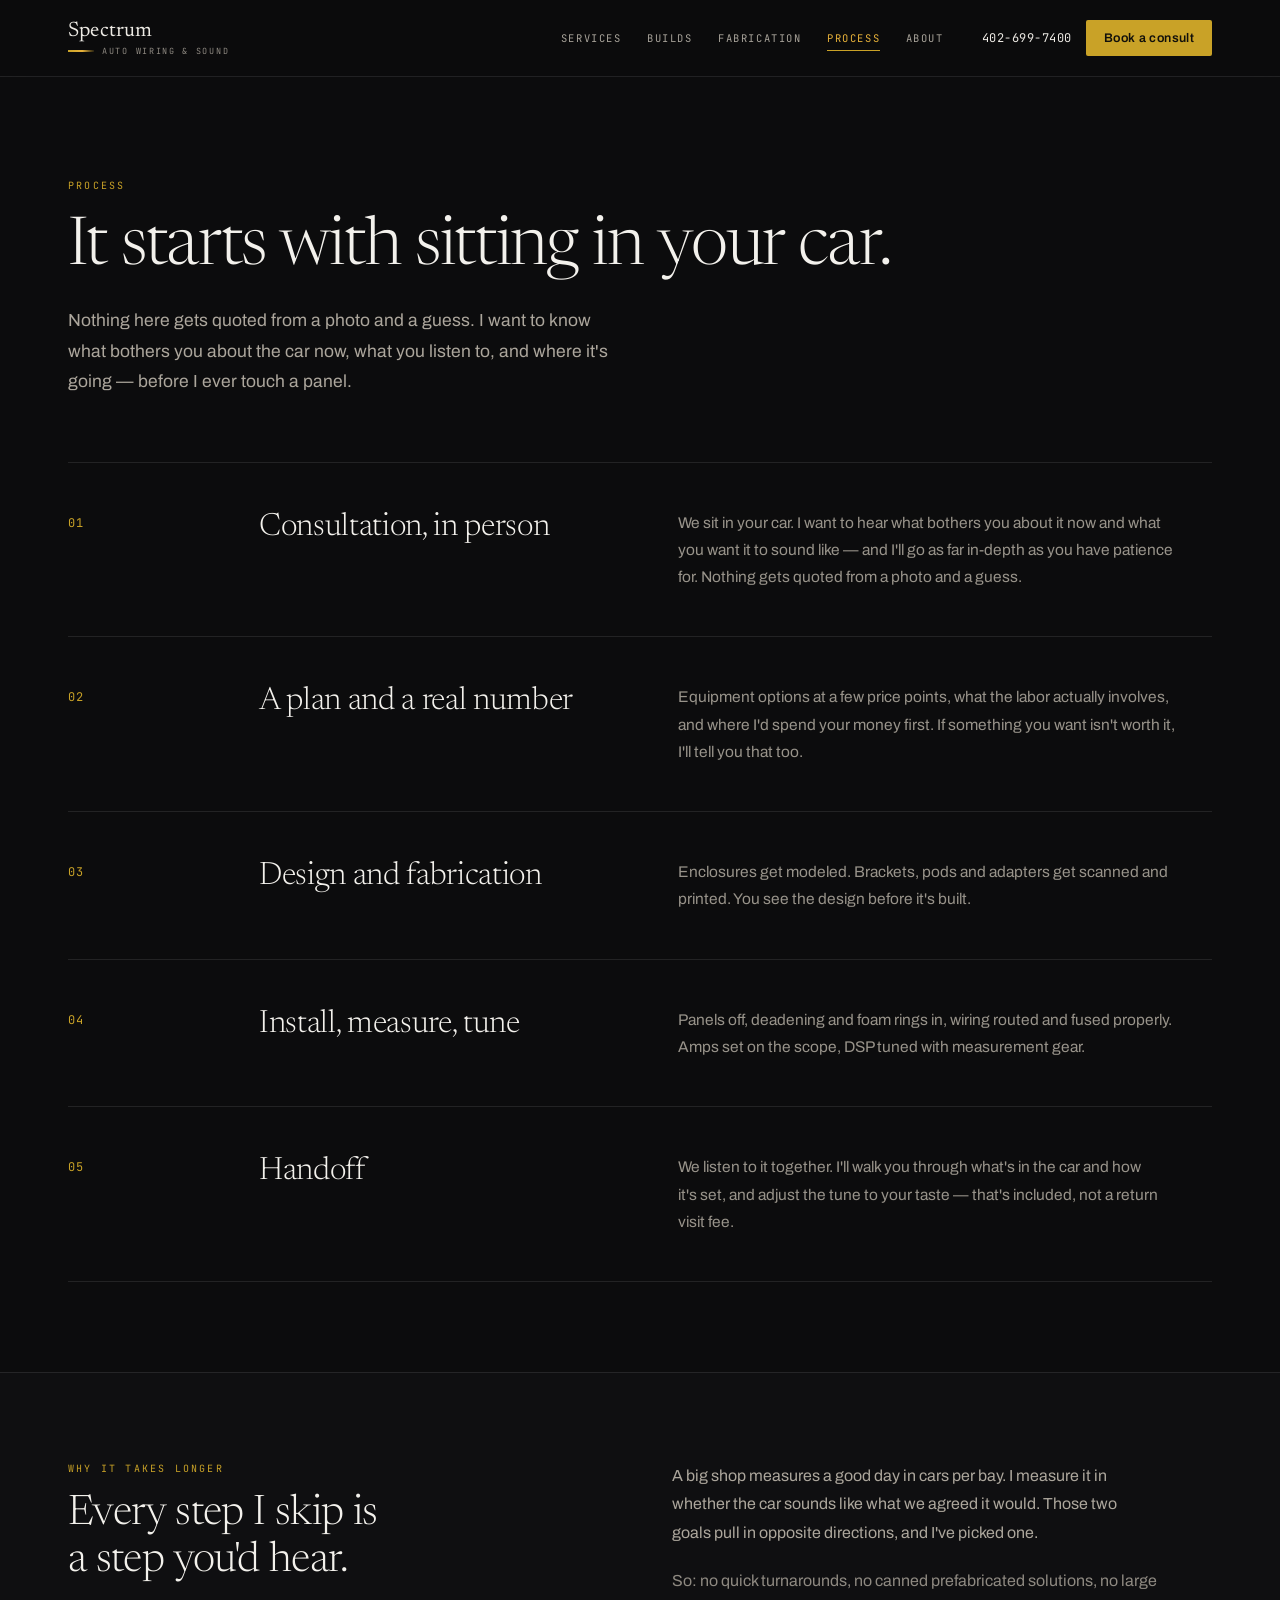
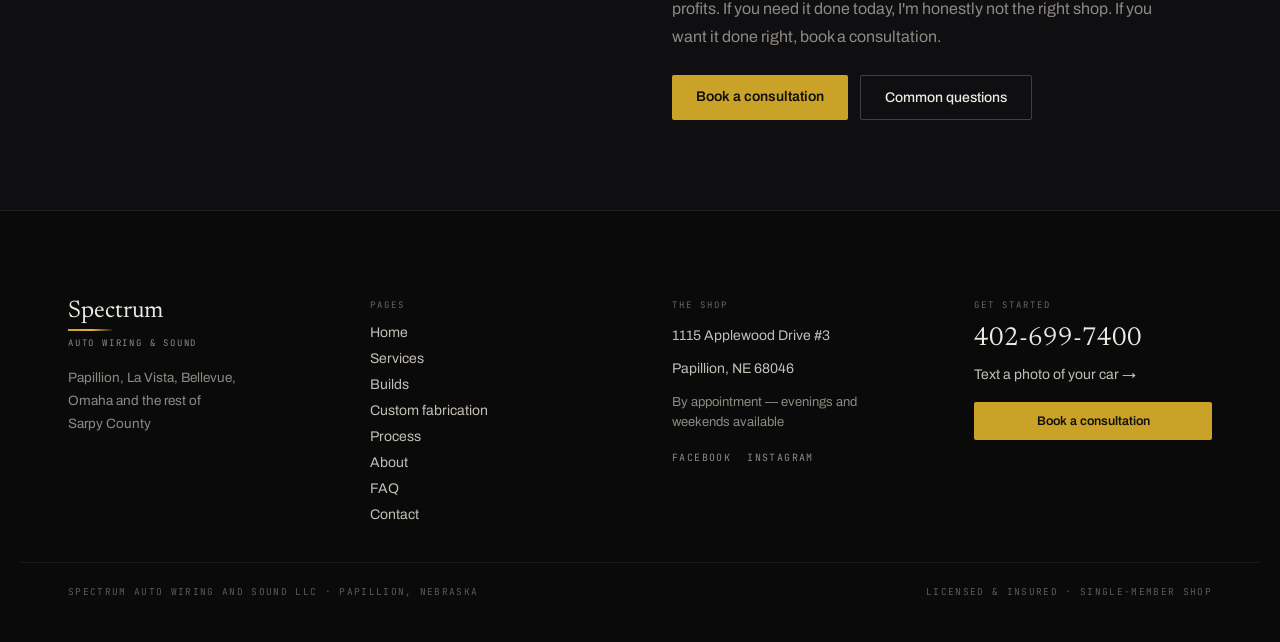
<file: process.html>
<!doctype html>
<html lang="en">
<head>
  <meta charset="utf-8">
  <meta name="viewport" content="width=device-width, initial-scale=1">
  <title>Process — Spectrum Auto Wiring and Sound</title>
  <meta name="description" content="How a job runs at Spectrum Auto Wiring and Sound: in-person consultation, a real quote, design and fabrication, install, measurement and tuning.">
  <link rel="icon" href="assets/spectrum-logo.png">
  <link rel="preconnect" href="https://fonts.googleapis.com">
  <link rel="preconnect" href="https://fonts.gstatic.com" crossorigin>
  <link rel="stylesheet" href="https://fonts.googleapis.com/css2?family=Newsreader:ital,opsz,wght@0,6..72,300;0,6..72,400;0,6..72,500;1,6..72,300;1,6..72,400&family=Archivo:wght@400;500;600&family=JetBrains+Mono:wght@400;500&display=swap">
  <link rel="stylesheet" href="css/site.css">
  <script src="js/site.js" defer></script>
  <script src="js/cms-hydrate.js" defer></script>
</head>
<body>

<div data-header style="position:fixed;top:0;left:0;right:0;z-index:80">
  <div data-cms-slot="announcement"></div>
  <header data-site-header="" class="site-header">
    <div style="max-width:1240px;margin:0 auto;padding:0 clamp(20px,4vw,48px);display:flex;align-items:center;gap:clamp(16px,3vw,40px);min-height:76px;flex-wrap:wrap">
      <a href="index.html" style="display:flex;flex-direction:column;gap:5px;text-decoration:none;flex:0 0 auto;padding:14px 0">
        <span style="font-family:'Newsreader',Georgia,serif;font-size:21px;font-weight:400;letter-spacing:0.01em;color:#EDEAE4;line-height:1">Spectrum</span>
        <span style="display:flex;align-items:center;gap:8px">
          <span style="width:26px;height:2px;background:linear-gradient(90deg,#C9A227,#E8B23A 55%,rgba(201,162,39,0.15))"></span>
          <span style="font-family:'JetBrains Mono',ui-monospace,monospace;font-size:8.5px;letter-spacing:0.2em;text-transform:uppercase;color:#8E8981;line-height:1">Auto Wiring &amp; Sound</span>
        </span>
      </a>

      <nav data-nav style="display:flex;align-items:center;gap:clamp(14px,2vw,28px);flex-wrap:wrap;margin-left:auto;font-family:'JetBrains Mono',ui-monospace,monospace;font-size:10.5px;letter-spacing:0.15em;text-transform:uppercase">
        <a href="services.html" style="color:#A8A39A;text-decoration:none;padding:6px 0" class="hv-yl4ni">Services</a>
        <a href="builds.html" style="color:#A8A39A;text-decoration:none;padding:6px 0" class="hv-yl4ni">Builds</a>
        <a href="fabrication.html" style="color:#A8A39A;text-decoration:none;padding:6px 0" class="hv-yl4ni">Fabrication</a>
        <a href="process.html" style="color:#A8A39A;text-decoration:none;padding:6px 0" class="hv-yl4ni">Process</a>
        <a href="about.html" style="color:#A8A39A;text-decoration:none;padding:6px 0" class="hv-yl4ni">About</a>
      </nav>

      <div style="display:flex;align-items:center;gap:14px;flex:0 0 auto">
        <a data-cms="settings.phone" data-cms-attr="href:settings.phoneHref" href="tel:+14026997400" style="font-family:'JetBrains Mono',ui-monospace,monospace;font-size:12px;letter-spacing:0.04em;color:#EDEAE4;text-decoration:none;white-space:nowrap" class="hv-v9rel">402-699-7400</a>
        <a href="contact.html" style="font-family:'Archivo',system-ui,sans-serif;font-size:12.5px;font-weight:600;letter-spacing:0.03em;color:#12100B;background:#C9A227;padding:11px 18px;border-radius:2px;text-decoration:none;white-space:nowrap" class="hv-2fw08">Book a consult</a>
      </div>
    </div>
  </header>
</div>
<div data-header-spacer aria-hidden="true" style="height:76px"></div>

<main style="background:#0C0C0D">
  <section style="max-width:1240px;margin:0 auto;padding:clamp(56px,8vw,104px) clamp(20px,4vw,48px) clamp(40px,5vw,64px);display:flex;flex-direction:column;gap:22px">
    <span style="font-family:'JetBrains Mono',ui-monospace,monospace;font-size:10px;letter-spacing:0.22em;text-transform:uppercase;color:#C9A227">Process</span>
    <h1 style="font-family:'Newsreader',Georgia,serif;font-weight:300;font-size:clamp(38px,5.2vw,68px);line-height:1.05;letter-spacing:-0.02em;margin:0;color:#F3F1EC;max-width:22ch;text-wrap:balance">It starts with sitting in your car.</h1>
    <p style="font-family:'Archivo',system-ui,sans-serif;font-size:clamp(15.5px,1.4vw,17.5px);line-height:1.74;color:#ACA69C;margin:0;max-width:56ch;text-wrap:pretty">Nothing here gets quoted from a photo and a guess. I want to know what bothers you about the car now, what you listen to, and where it's going — before I ever touch a panel.</p>
  </section>

  <section>
    <div data-cms-list="process" style="max-width:1240px;margin:0 auto;padding:0 clamp(20px,4vw,48px) clamp(56px,7vw,96px);display:flex;flex-direction:column">
      <div style="display:grid;grid-template-columns:minmax(64px,0.4fr) minmax(200px,1fr) minmax(260px,1.4fr);gap:clamp(20px,3vw,44px);padding:clamp(30px,4vw,46px) 0;border-top:1px solid rgba(237,234,228,0.1)">
        <span data-cms="step" style="font-family:'JetBrains Mono',ui-monospace,monospace;font-size:12px;letter-spacing:0.12em;color:#C9A227;padding-top:6px">01</span>
        <h2 data-cms="title" style="font-family:'Newsreader',Georgia,serif;font-weight:300;font-size:clamp(23px,2.6vw,32px);line-height:1.14;letter-spacing:-0.01em;margin:0;color:#F3F1EC;text-wrap:balance">Consultation, in person</h2>
        <p data-cms="body" style="font-family:'Archivo',system-ui,sans-serif;font-size:15.5px;line-height:1.76;color:#98938A;margin:0;max-width:56ch;text-wrap:pretty">We sit in your car. I want to hear what bothers you about it now and what you want it to sound like — and I'll go as far in-depth as you have patience for. Nothing gets quoted from a photo and a guess.</p>
      </div>
      <div style="display:grid;grid-template-columns:minmax(64px,0.4fr) minmax(200px,1fr) minmax(260px,1.4fr);gap:clamp(20px,3vw,44px);padding:clamp(30px,4vw,46px) 0;border-top:1px solid rgba(237,234,228,0.1)">
        <span style="font-family:'JetBrains Mono',ui-monospace,monospace;font-size:12px;letter-spacing:0.12em;color:#C9A227;padding-top:6px">02</span>
        <h2 style="font-family:'Newsreader',Georgia,serif;font-weight:300;font-size:clamp(23px,2.6vw,32px);line-height:1.14;letter-spacing:-0.01em;margin:0;color:#F3F1EC;text-wrap:balance">A plan and a real number</h2>
        <p style="font-family:'Archivo',system-ui,sans-serif;font-size:15.5px;line-height:1.76;color:#98938A;margin:0;max-width:56ch;text-wrap:pretty">Equipment options at a few price points, what the labor actually involves, and where I'd spend your money first. If something you want isn't worth it, I'll tell you that too.</p>
      </div>
      <div style="display:grid;grid-template-columns:minmax(64px,0.4fr) minmax(200px,1fr) minmax(260px,1.4fr);gap:clamp(20px,3vw,44px);padding:clamp(30px,4vw,46px) 0;border-top:1px solid rgba(237,234,228,0.1)">
        <span style="font-family:'JetBrains Mono',ui-monospace,monospace;font-size:12px;letter-spacing:0.12em;color:#C9A227;padding-top:6px">03</span>
        <h2 style="font-family:'Newsreader',Georgia,serif;font-weight:300;font-size:clamp(23px,2.6vw,32px);line-height:1.14;letter-spacing:-0.01em;margin:0;color:#F3F1EC;text-wrap:balance">Design and fabrication</h2>
        <p style="font-family:'Archivo',system-ui,sans-serif;font-size:15.5px;line-height:1.76;color:#98938A;margin:0;max-width:56ch;text-wrap:pretty">Enclosures get modeled. Brackets, pods and adapters get scanned and printed. You see the design before it's built.</p>
      </div>
      <div style="display:grid;grid-template-columns:minmax(64px,0.4fr) minmax(200px,1fr) minmax(260px,1.4fr);gap:clamp(20px,3vw,44px);padding:clamp(30px,4vw,46px) 0;border-top:1px solid rgba(237,234,228,0.1)">
        <span style="font-family:'JetBrains Mono',ui-monospace,monospace;font-size:12px;letter-spacing:0.12em;color:#C9A227;padding-top:6px">04</span>
        <h2 style="font-family:'Newsreader',Georgia,serif;font-weight:300;font-size:clamp(23px,2.6vw,32px);line-height:1.14;letter-spacing:-0.01em;margin:0;color:#F3F1EC;text-wrap:balance">Install, measure, tune</h2>
        <p style="font-family:'Archivo',system-ui,sans-serif;font-size:15.5px;line-height:1.76;color:#98938A;margin:0;max-width:56ch;text-wrap:pretty">Panels off, deadening and foam rings in, wiring routed and fused properly. Amps set on the scope, DSP tuned with measurement gear.</p>
      </div>
      <div style="display:grid;grid-template-columns:minmax(64px,0.4fr) minmax(200px,1fr) minmax(260px,1.4fr);gap:clamp(20px,3vw,44px);padding:clamp(30px,4vw,46px) 0;border-top:1px solid rgba(237,234,228,0.1);border-bottom:1px solid rgba(237,234,228,0.1)">
        <span style="font-family:'JetBrains Mono',ui-monospace,monospace;font-size:12px;letter-spacing:0.12em;color:#C9A227;padding-top:6px">05</span>
        <h2 style="font-family:'Newsreader',Georgia,serif;font-weight:300;font-size:clamp(23px,2.6vw,32px);line-height:1.14;letter-spacing:-0.01em;margin:0;color:#F3F1EC;text-wrap:balance">Handoff</h2>
        <p style="font-family:'Archivo',system-ui,sans-serif;font-size:15.5px;line-height:1.76;color:#98938A;margin:0;max-width:56ch;text-wrap:pretty">We listen to it together. I'll walk you through what's in the car and how it's set, and adjust the tune to your taste — that's included, not a return visit fee.</p>
      </div>
    </div>
  </section>

  <section style="border-top:1px solid rgba(237,234,228,0.1);background:#0F0F11">
    <div style="max-width:1240px;margin:0 auto;padding:clamp(56px,7vw,96px) clamp(20px,4vw,48px);display:grid;grid-template-columns:repeat(auto-fit,minmax(300px,1fr));gap:clamp(32px,5vw,64px)">
      <div style="display:flex;flex-direction:column;gap:16px">
        <span style="font-family:'JetBrains Mono',ui-monospace,monospace;font-size:10px;letter-spacing:0.22em;text-transform:uppercase;color:#C9A227">Why it takes longer</span>
        <h2 style="font-family:'Newsreader',Georgia,serif;font-weight:300;font-size:clamp(28px,3.4vw,42px);line-height:1.12;letter-spacing:-0.015em;margin:0;color:#F3F1EC;max-width:22ch;text-wrap:balance">Every step I skip is a step you'd hear.</h2>
      </div>
      <div style="display:flex;flex-direction:column;gap:20px">
        <p style="font-family:'Archivo',system-ui,sans-serif;font-size:16px;line-height:1.76;color:#ACA69C;margin:0;max-width:54ch;text-wrap:pretty">A big shop measures a good day in cars per bay. I measure it in whether the car sounds like what we agreed it would. Those two goals pull in opposite directions, and I've picked one.</p>
        <p style="font-family:'Archivo',system-ui,sans-serif;font-size:16px;line-height:1.76;color:#8E8981;margin:0;max-width:54ch;text-wrap:pretty">So: no quick turnarounds, no canned prefabricated solutions, no large profits. If you need it done today, I'm honestly not the right shop. If you want it done right, book a consultation.</p>
        <div style="display:flex;gap:12px;flex-wrap:wrap;margin-top:4px">
          <a href="contact.html" style="font-family:'Archivo',system-ui,sans-serif;font-size:14px;font-weight:600;color:#12100B;background:#C9A227;padding:14px 24px;border-radius:2px;text-decoration:none" class="hv-2fw08">Book a consultation</a>
          <a href="faq.html" style="font-family:'Archivo',system-ui,sans-serif;font-size:14px;font-weight:500;color:#EDEAE4;border:1px solid rgba(237,234,228,0.22);padding:14px 24px;border-radius:2px;text-decoration:none" class="hv-17olc">Common questions</a>
        </div>
      </div>
    </div>
  </section>
</main>

<footer style="border-top:1px solid rgba(237,234,228,0.1);background:#0A0A0B">
  <div style="max-width:1240px;margin:0 auto;padding:clamp(56px,7vw,88px) clamp(20px,4vw,48px) 40px;display:grid;grid-template-columns:repeat(auto-fit,minmax(210px,1fr));gap:clamp(32px,5vw,64px)">

    <div style="display:flex;flex-direction:column;gap:18px">
      <div style="display:flex;flex-direction:column;gap:6px">
        <span style="font-family:'Newsreader',Georgia,serif;font-size:24px;color:#EDEAE4;line-height:1">Spectrum</span>
        <span style="width:44px;height:2px;background:linear-gradient(90deg,#C9A227,#E8B23A 55%,rgba(201,162,39,0.12))"></span>
        <span style="font-family:'JetBrains Mono',ui-monospace,monospace;font-size:9px;letter-spacing:0.2em;text-transform:uppercase;color:#8E8981">Auto Wiring &amp; Sound</span>
      </div>
      <p style="font-family:'Archivo',system-ui,sans-serif;font-size:13.5px;line-height:1.7;color:#8E8981;margin:0;max-width:26ch;text-wrap:pretty" data-cms="settings.serviceArea">Papillion, La Vista, Bellevue, Omaha and the rest of Sarpy County</p>
    </div>

    <div style="display:flex;flex-direction:column;gap:14px">
      <span style="font-family:'JetBrains Mono',ui-monospace,monospace;font-size:9px;letter-spacing:0.22em;text-transform:uppercase;color:#6B675F">Pages</span>
      <div style="display:flex;flex-direction:column;gap:11px;font-family:'Archivo',system-ui,sans-serif;font-size:14px">
        <a href="index.html" style="color:#C4BFB6;text-decoration:none" class="hv-v9rel">Home</a>
        <a href="services.html" style="color:#C4BFB6;text-decoration:none" class="hv-v9rel">Services</a>
        <a href="builds.html" style="color:#C4BFB6;text-decoration:none" class="hv-v9rel">Builds</a>
        <a href="fabrication.html" style="color:#C4BFB6;text-decoration:none" class="hv-v9rel">Custom fabrication</a>
        <a href="process.html" style="color:#C4BFB6;text-decoration:none" class="hv-v9rel">Process</a>
        <a href="about.html" style="color:#C4BFB6;text-decoration:none" class="hv-v9rel">About</a>
        <a href="faq.html" style="color:#C4BFB6;text-decoration:none" class="hv-v9rel">FAQ</a>
        <a href="contact.html" style="color:#C4BFB6;text-decoration:none" class="hv-v9rel">Contact</a>
      </div>
    </div>

    <div style="display:flex;flex-direction:column;gap:14px">
      <span style="font-family:'JetBrains Mono',ui-monospace,monospace;font-size:9px;letter-spacing:0.22em;text-transform:uppercase;color:#6B675F">The shop</span>
      <div style="display:flex;flex-direction:column;gap:11px;font-family:'Archivo',system-ui,sans-serif;font-size:14px;line-height:1.6;color:#C4BFB6">
        <span data-cms="settings.street">1115 Applewood Drive #3</span>
        <span>Papillion, NE 68046</span>
        <span style="color:#8E8981;font-size:13px" data-cms="settings.hours">By appointment — evenings and weekends available</span>
      </div>
      <div style="display:flex;gap:16px;margin-top:4px;font-family:'JetBrains Mono',ui-monospace,monospace;font-size:10px;letter-spacing:0.14em;text-transform:uppercase">
        <a data-cms-attr="href:settings.facebook" href="https://www.facebook.com/p/Spectrum-Auto-Wiring-and-Sound-61581027636924/" target="_blank" rel="noopener" style="color:#8E8981;text-decoration:none" class="hv-v9rel">Facebook</a>
        <a data-cms-attr="href:settings.instagram" href="https://www.instagram.com/spectrumautowiringandsound/" target="_blank" rel="noopener" style="color:#8E8981;text-decoration:none" class="hv-v9rel">Instagram</a>
      </div>
    </div>

    <div style="display:flex;flex-direction:column;gap:14px">
      <span style="font-family:'JetBrains Mono',ui-monospace,monospace;font-size:9px;letter-spacing:0.22em;text-transform:uppercase;color:#6B675F">Get started</span>
      <a data-cms="settings.phone" data-cms-attr="href:settings.phoneHref" href="tel:+14026997400" style="font-family:'Newsreader',Georgia,serif;font-size:26px;color:#EDEAE4;text-decoration:none;line-height:1.1" class="hv-v9rel">402-699-7400</a>
      <a data-cms-attr="href:settings.smsHref" href="sms:+14026997400" style="font-family:'Archivo',system-ui,sans-serif;font-size:14px;color:#C4BFB6;text-decoration:none" class="hv-v9rel">Text a photo of your car →</a>
      <a href="contact.html" style="font-family:'Archivo',system-ui,sans-serif;font-size:12.5px;font-weight:600;color:#12100B;background:#C9A227;padding:12px 18px;border-radius:2px;text-decoration:none;text-align:center;margin-top:6px" class="hv-2fw08">Book a consultation</a>
    </div>
  </div>

  <div style="max-width:1240px;margin:0 auto;padding:22px clamp(20px,4vw,48px) 44px;border-top:1px solid rgba(237,234,228,0.07);display:flex;justify-content:space-between;gap:20px;flex-wrap:wrap;font-family:'JetBrains Mono',ui-monospace,monospace;font-size:9.5px;letter-spacing:0.14em;text-transform:uppercase;color:#5F5B54">
    <span>Spectrum Auto Wiring and Sound LLC · Papillion, Nebraska</span>
    <span>Licensed &amp; insured · Single-member shop</span>
  </div>
</footer>

</body>
</html>
</file>
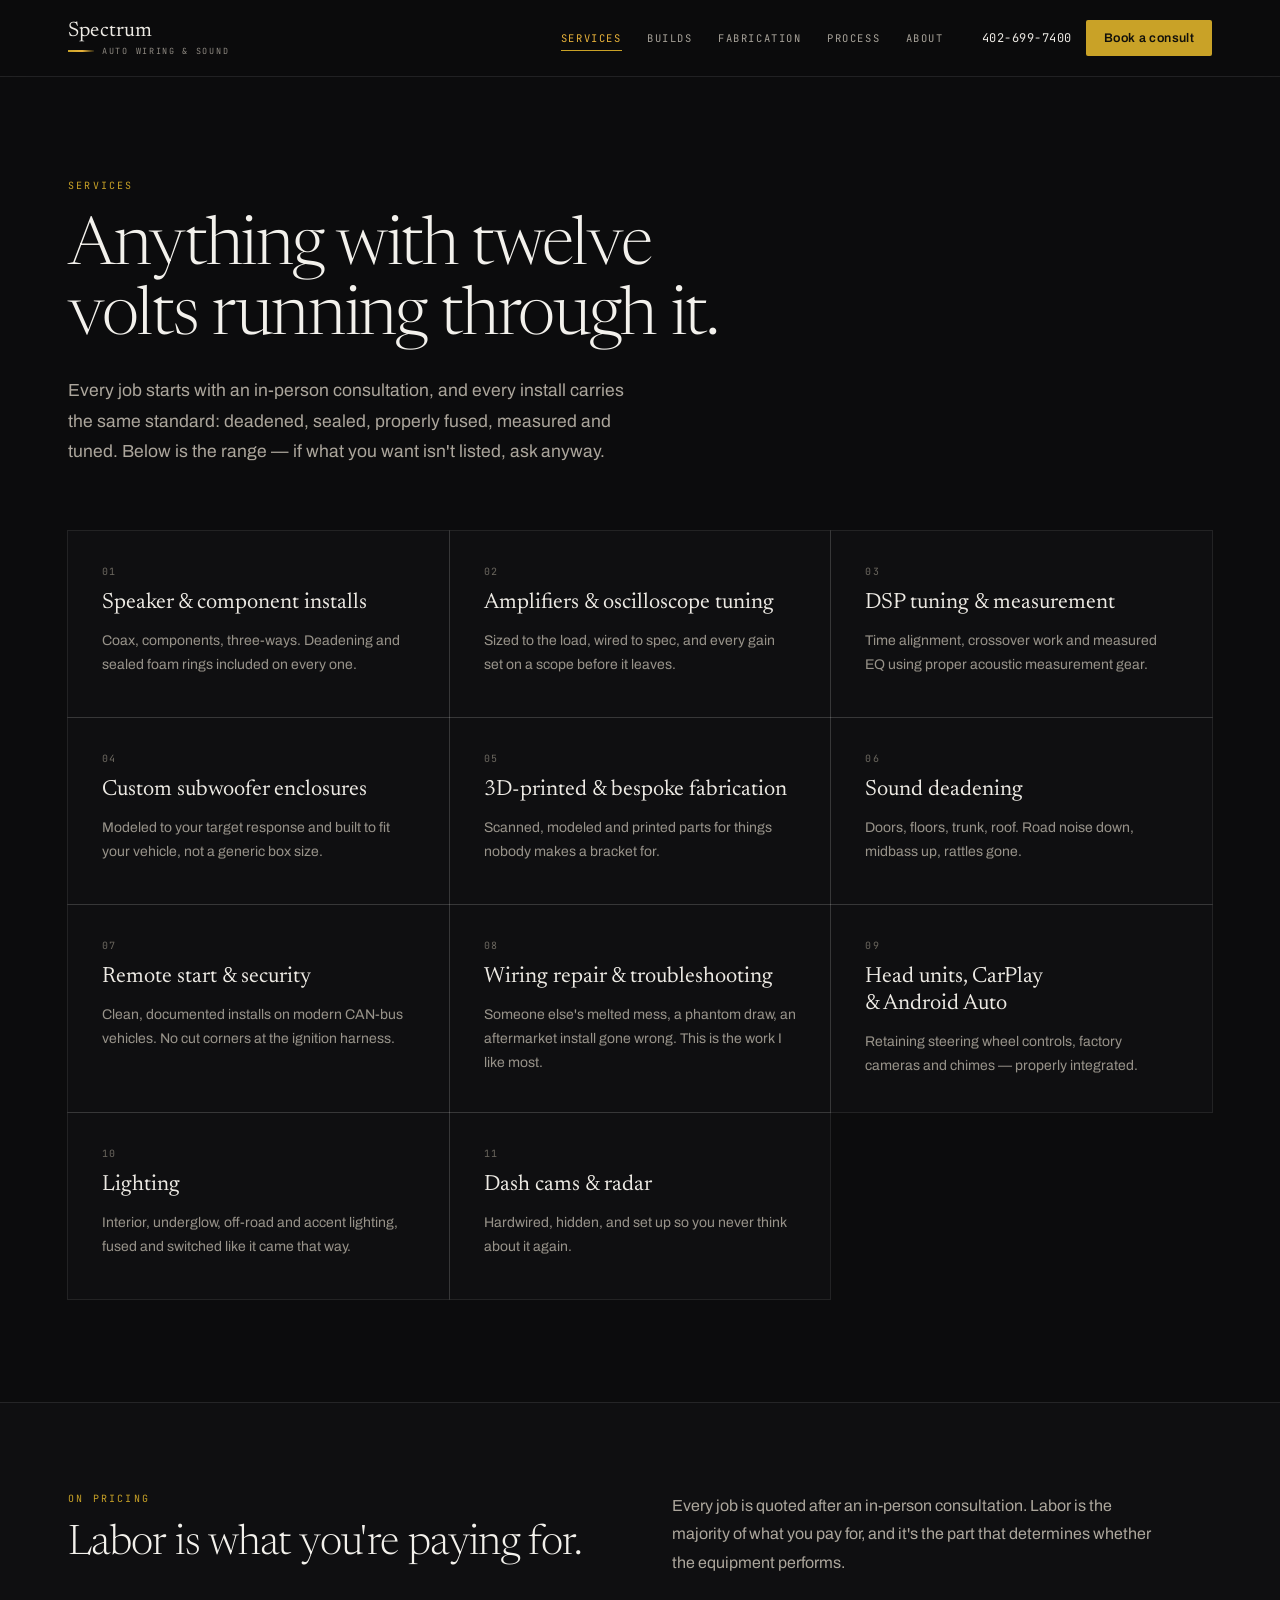
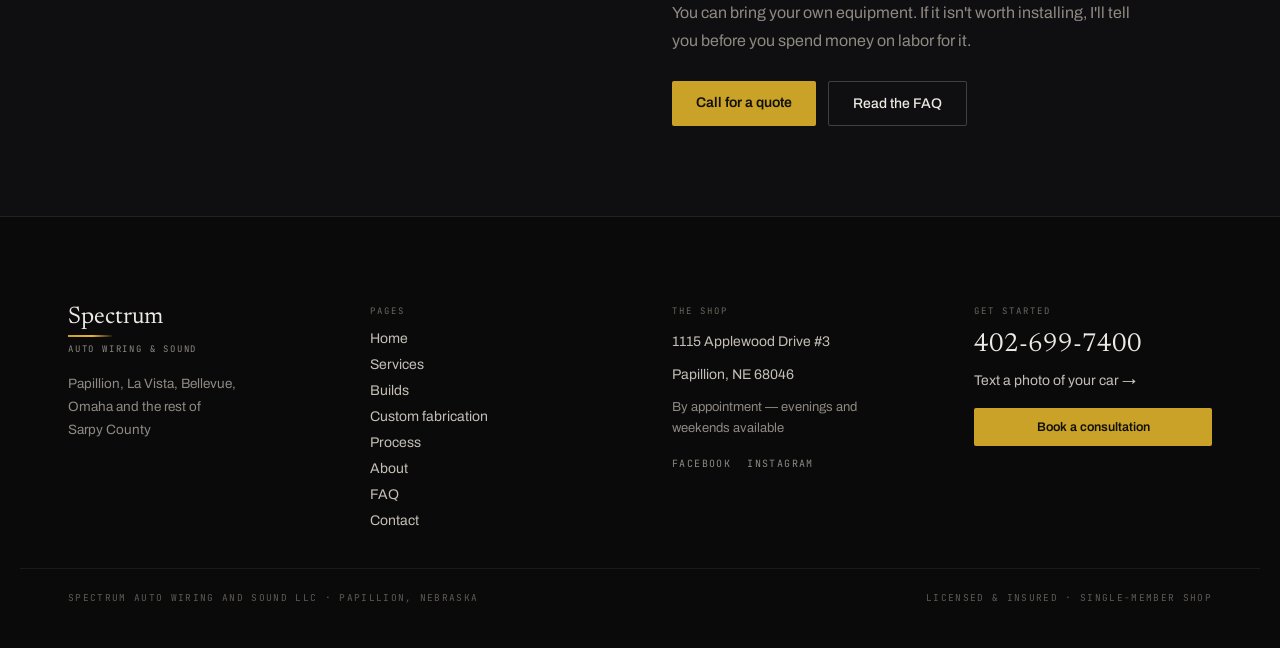
<file: services.html>
<!doctype html>
<html lang="en">
<head>
  <meta charset="utf-8">
  <meta name="viewport" content="width=device-width, initial-scale=1">
  <title>Services — Spectrum Auto Wiring and Sound</title>
  <meta name="description" content="Car audio, 12-volt wiring, remote start, lighting and custom fabrication in Papillion, NE.">
  <link rel="icon" href="assets/spectrum-logo.png">
  <link rel="preconnect" href="https://fonts.googleapis.com">
  <link rel="preconnect" href="https://fonts.gstatic.com" crossorigin>
  <link rel="stylesheet" href="https://fonts.googleapis.com/css2?family=Newsreader:ital,opsz,wght@0,6..72,300;0,6..72,400;0,6..72,500;1,6..72,300;1,6..72,400&family=Archivo:wght@400;500;600&family=JetBrains+Mono:wght@400;500&display=swap">
  <link rel="stylesheet" href="css/site.css">
  <script src="js/site.js" defer></script>
  <script src="js/cms-hydrate.js" defer></script>
</head>
<body>

<div data-header style="position:fixed;top:0;left:0;right:0;z-index:80">
  <div data-cms-slot="announcement"></div>
  <header data-site-header="" class="site-header">
    <div style="max-width:1240px;margin:0 auto;padding:0 clamp(20px,4vw,48px);display:flex;align-items:center;gap:clamp(16px,3vw,40px);min-height:76px;flex-wrap:wrap">
      <a href="index.html" style="display:flex;flex-direction:column;gap:5px;text-decoration:none;flex:0 0 auto;padding:14px 0">
        <span style="font-family:'Newsreader',Georgia,serif;font-size:21px;font-weight:400;letter-spacing:0.01em;color:#EDEAE4;line-height:1">Spectrum</span>
        <span style="display:flex;align-items:center;gap:8px">
          <span style="width:26px;height:2px;background:linear-gradient(90deg,#C9A227,#E8B23A 55%,rgba(201,162,39,0.15))"></span>
          <span style="font-family:'JetBrains Mono',ui-monospace,monospace;font-size:8.5px;letter-spacing:0.2em;text-transform:uppercase;color:#8E8981;line-height:1">Auto Wiring &amp; Sound</span>
        </span>
      </a>

      <nav data-nav style="display:flex;align-items:center;gap:clamp(14px,2vw,28px);flex-wrap:wrap;margin-left:auto;font-family:'JetBrains Mono',ui-monospace,monospace;font-size:10.5px;letter-spacing:0.15em;text-transform:uppercase">
        <a href="services.html" style="color:#A8A39A;text-decoration:none;padding:6px 0" class="hv-yl4ni">Services</a>
        <a href="builds.html" style="color:#A8A39A;text-decoration:none;padding:6px 0" class="hv-yl4ni">Builds</a>
        <a href="fabrication.html" style="color:#A8A39A;text-decoration:none;padding:6px 0" class="hv-yl4ni">Fabrication</a>
        <a href="process.html" style="color:#A8A39A;text-decoration:none;padding:6px 0" class="hv-yl4ni">Process</a>
        <a href="about.html" style="color:#A8A39A;text-decoration:none;padding:6px 0" class="hv-yl4ni">About</a>
      </nav>

      <div style="display:flex;align-items:center;gap:14px;flex:0 0 auto">
        <a data-cms="settings.phone" data-cms-attr="href:settings.phoneHref" href="tel:+14026997400" style="font-family:'JetBrains Mono',ui-monospace,monospace;font-size:12px;letter-spacing:0.04em;color:#EDEAE4;text-decoration:none;white-space:nowrap" class="hv-v9rel">402-699-7400</a>
        <a href="contact.html" style="font-family:'Archivo',system-ui,sans-serif;font-size:12.5px;font-weight:600;letter-spacing:0.03em;color:#12100B;background:#C9A227;padding:11px 18px;border-radius:2px;text-decoration:none;white-space:nowrap" class="hv-2fw08">Book a consult</a>
      </div>
    </div>
  </header>
</div>
<div data-header-spacer aria-hidden="true" style="height:76px"></div>

<main style="background:#0C0C0D">
  <section style="max-width:1240px;margin:0 auto;padding:clamp(56px,8vw,104px) clamp(20px,4vw,48px) clamp(40px,5vw,64px);display:flex;flex-direction:column;gap:22px">
    <span style="font-family:'JetBrains Mono',ui-monospace,monospace;font-size:10px;letter-spacing:0.22em;text-transform:uppercase;color:#C9A227">Services</span>
    <h1 style="font-family:'Newsreader',Georgia,serif;font-weight:300;font-size:clamp(38px,5.2vw,68px);line-height:1.05;letter-spacing:-0.02em;margin:0;color:#F3F1EC;max-width:22ch;text-wrap:balance">Anything with twelve volts running through it.</h1>
    <p style="font-family:'Archivo',system-ui,sans-serif;font-size:clamp(15.5px,1.4vw,17.5px);line-height:1.74;color:#ACA69C;margin:0;max-width:56ch;text-wrap:pretty">Every job starts with an in-person consultation, and every install carries the same standard: deadened, sealed, properly fused, measured and tuned. Below is the range — if what you want isn't listed, ask anyway.</p>
  </section>

  <section>
    <div style="max-width:1240px;margin:0 auto;padding:0 clamp(20px,4vw,48px) clamp(64px,8vw,104px)">
      <div data-cms-list="services" style="display:grid;grid-template-columns:repeat(auto-fit,minmax(288px,1fr));gap:1px">
      <div style="background:#0F0F11;padding:clamp(26px,3vw,34px);display:flex;flex-direction:column;gap:12px;min-height:186px;box-shadow:0 0 0 1px rgba(237,234,228,0.1)">
        <span data-cms="$number" style="font-family:'JetBrains Mono',ui-monospace,monospace;font-size:10px;letter-spacing:0.14em;color:#6B675F">01</span>
        <h2 data-cms="title" style="font-family:'Newsreader',Georgia,serif;font-weight:400;font-size:22px;line-height:1.22;margin:0;color:#EDEAE4;text-wrap:balance">Speaker &amp; component installs</h2>
        <p data-cms="blurb" style="font-family:'Archivo',system-ui,sans-serif;font-size:14px;line-height:1.72;color:#98938A;margin:0;text-wrap:pretty">Coax, components, three-ways. Deadening and sealed foam rings included on every one.</p>
      </div>
      <div style="background:#0F0F11;padding:clamp(26px,3vw,34px);display:flex;flex-direction:column;gap:12px;min-height:186px;box-shadow:0 0 0 1px rgba(237,234,228,0.1)">
        <span style="font-family:'JetBrains Mono',ui-monospace,monospace;font-size:10px;letter-spacing:0.14em;color:#6B675F">02</span>
        <h2 style="font-family:'Newsreader',Georgia,serif;font-weight:400;font-size:22px;line-height:1.22;margin:0;color:#EDEAE4;text-wrap:balance">Amplifiers &amp; oscilloscope tuning</h2>
        <p style="font-family:'Archivo',system-ui,sans-serif;font-size:14px;line-height:1.72;color:#98938A;margin:0;text-wrap:pretty">Sized to the load, wired to spec, and every gain set on a scope before it leaves.</p>
      </div>
      <div style="background:#0F0F11;padding:clamp(26px,3vw,34px);display:flex;flex-direction:column;gap:12px;min-height:186px;box-shadow:0 0 0 1px rgba(237,234,228,0.1)">
        <span style="font-family:'JetBrains Mono',ui-monospace,monospace;font-size:10px;letter-spacing:0.14em;color:#6B675F">03</span>
        <h2 style="font-family:'Newsreader',Georgia,serif;font-weight:400;font-size:22px;line-height:1.22;margin:0;color:#EDEAE4;text-wrap:balance">DSP tuning &amp; measurement</h2>
        <p style="font-family:'Archivo',system-ui,sans-serif;font-size:14px;line-height:1.72;color:#98938A;margin:0;text-wrap:pretty">Time alignment, crossover work and measured EQ using proper acoustic measurement gear.</p>
      </div>
      <div style="background:#0F0F11;padding:clamp(26px,3vw,34px);display:flex;flex-direction:column;gap:12px;min-height:186px;box-shadow:0 0 0 1px rgba(237,234,228,0.1)">
        <span style="font-family:'JetBrains Mono',ui-monospace,monospace;font-size:10px;letter-spacing:0.14em;color:#6B675F">04</span>
        <h2 style="font-family:'Newsreader',Georgia,serif;font-weight:400;font-size:22px;line-height:1.22;margin:0;color:#EDEAE4;text-wrap:balance">Custom subwoofer enclosures</h2>
        <p style="font-family:'Archivo',system-ui,sans-serif;font-size:14px;line-height:1.72;color:#98938A;margin:0;text-wrap:pretty">Modeled to your target response and built to fit your vehicle, not a generic box size.</p>
      </div>
      <div style="background:#0F0F11;padding:clamp(26px,3vw,34px);display:flex;flex-direction:column;gap:12px;min-height:186px;box-shadow:0 0 0 1px rgba(237,234,228,0.1)">
        <span style="font-family:'JetBrains Mono',ui-monospace,monospace;font-size:10px;letter-spacing:0.14em;color:#6B675F">05</span>
        <h2 style="font-family:'Newsreader',Georgia,serif;font-weight:400;font-size:22px;line-height:1.22;margin:0;color:#EDEAE4;text-wrap:balance">3D-printed &amp; bespoke fabrication</h2>
        <p style="font-family:'Archivo',system-ui,sans-serif;font-size:14px;line-height:1.72;color:#98938A;margin:0;text-wrap:pretty">Scanned, modeled and printed parts for things nobody makes a bracket for.</p>
      </div>
      <div style="background:#0F0F11;padding:clamp(26px,3vw,34px);display:flex;flex-direction:column;gap:12px;min-height:186px;box-shadow:0 0 0 1px rgba(237,234,228,0.1)">
        <span style="font-family:'JetBrains Mono',ui-monospace,monospace;font-size:10px;letter-spacing:0.14em;color:#6B675F">06</span>
        <h2 style="font-family:'Newsreader',Georgia,serif;font-weight:400;font-size:22px;line-height:1.22;margin:0;color:#EDEAE4;text-wrap:balance">Sound deadening</h2>
        <p style="font-family:'Archivo',system-ui,sans-serif;font-size:14px;line-height:1.72;color:#98938A;margin:0;text-wrap:pretty">Doors, floors, trunk, roof. Road noise down, midbass up, rattles gone.</p>
      </div>
      <div style="background:#0F0F11;padding:clamp(26px,3vw,34px);display:flex;flex-direction:column;gap:12px;min-height:186px;box-shadow:0 0 0 1px rgba(237,234,228,0.1)">
        <span style="font-family:'JetBrains Mono',ui-monospace,monospace;font-size:10px;letter-spacing:0.14em;color:#6B675F">07</span>
        <h2 style="font-family:'Newsreader',Georgia,serif;font-weight:400;font-size:22px;line-height:1.22;margin:0;color:#EDEAE4;text-wrap:balance">Remote start &amp; security</h2>
        <p style="font-family:'Archivo',system-ui,sans-serif;font-size:14px;line-height:1.72;color:#98938A;margin:0;text-wrap:pretty">Clean, documented installs on modern CAN-bus vehicles. No cut corners at the ignition harness.</p>
      </div>
      <div style="background:#0F0F11;padding:clamp(26px,3vw,34px);display:flex;flex-direction:column;gap:12px;min-height:186px;box-shadow:0 0 0 1px rgba(237,234,228,0.1)">
        <span style="font-family:'JetBrains Mono',ui-monospace,monospace;font-size:10px;letter-spacing:0.14em;color:#6B675F">08</span>
        <h2 style="font-family:'Newsreader',Georgia,serif;font-weight:400;font-size:22px;line-height:1.22;margin:0;color:#EDEAE4;text-wrap:balance">Wiring repair &amp; troubleshooting</h2>
        <p style="font-family:'Archivo',system-ui,sans-serif;font-size:14px;line-height:1.72;color:#98938A;margin:0;text-wrap:pretty">Someone else's melted mess, a phantom draw, an aftermarket install gone wrong. This is the work I like most.</p>
      </div>
      <div style="background:#0F0F11;padding:clamp(26px,3vw,34px);display:flex;flex-direction:column;gap:12px;min-height:186px;box-shadow:0 0 0 1px rgba(237,234,228,0.1)">
        <span style="font-family:'JetBrains Mono',ui-monospace,monospace;font-size:10px;letter-spacing:0.14em;color:#6B675F">09</span>
        <h2 style="font-family:'Newsreader',Georgia,serif;font-weight:400;font-size:22px;line-height:1.22;margin:0;color:#EDEAE4;text-wrap:balance">Head units, CarPlay &amp; Android Auto</h2>
        <p style="font-family:'Archivo',system-ui,sans-serif;font-size:14px;line-height:1.72;color:#98938A;margin:0;text-wrap:pretty">Retaining steering wheel controls, factory cameras and chimes — properly integrated.</p>
      </div>
      <div style="background:#0F0F11;padding:clamp(26px,3vw,34px);display:flex;flex-direction:column;gap:12px;min-height:186px;box-shadow:0 0 0 1px rgba(237,234,228,0.1)">
        <span style="font-family:'JetBrains Mono',ui-monospace,monospace;font-size:10px;letter-spacing:0.14em;color:#6B675F">10</span>
        <h2 style="font-family:'Newsreader',Georgia,serif;font-weight:400;font-size:22px;line-height:1.22;margin:0;color:#EDEAE4;text-wrap:balance">Lighting</h2>
        <p style="font-family:'Archivo',system-ui,sans-serif;font-size:14px;line-height:1.72;color:#98938A;margin:0;text-wrap:pretty">Interior, underglow, off-road and accent lighting, fused and switched like it came that way.</p>
      </div>
      <div style="background:#0F0F11;padding:clamp(26px,3vw,34px);display:flex;flex-direction:column;gap:12px;min-height:186px;box-shadow:0 0 0 1px rgba(237,234,228,0.1)">
        <span style="font-family:'JetBrains Mono',ui-monospace,monospace;font-size:10px;letter-spacing:0.14em;color:#6B675F">11</span>
        <h2 style="font-family:'Newsreader',Georgia,serif;font-weight:400;font-size:22px;line-height:1.22;margin:0;color:#EDEAE4;text-wrap:balance">Dash cams &amp; radar</h2>
        <p style="font-family:'Archivo',system-ui,sans-serif;font-size:14px;line-height:1.72;color:#98938A;margin:0;text-wrap:pretty">Hardwired, hidden, and set up so you never think about it again.</p>
      </div>
      </div>
    </div>
  </section>

  <section style="border-top:1px solid rgba(237,234,228,0.1);background:#0F0F11">
    <div style="max-width:1240px;margin:0 auto;padding:clamp(56px,7vw,96px) clamp(20px,4vw,48px);display:grid;grid-template-columns:repeat(auto-fit,minmax(300px,1fr));gap:clamp(32px,5vw,64px)">
      <div style="display:flex;flex-direction:column;gap:16px">
        <span style="font-family:'JetBrains Mono',ui-monospace,monospace;font-size:10px;letter-spacing:0.22em;text-transform:uppercase;color:#C9A227">On pricing</span>
        <h2 style="font-family:'Newsreader',Georgia,serif;font-weight:300;font-size:clamp(28px,3.4vw,42px);line-height:1.12;letter-spacing:-0.015em;margin:0;color:#F3F1EC;max-width:22ch;text-wrap:balance">Labor is what you're paying for.</h2>
      </div>
      <div style="display:flex;flex-direction:column;gap:22px">
        <p data-cms="pricingNote" style="font-family:'Archivo',system-ui,sans-serif;font-size:16px;line-height:1.76;color:#ACA69C;margin:0;max-width:54ch;text-wrap:pretty">Every job is quoted after an in-person consultation. Labor is the majority of what you pay for, and it's the part that determines whether the equipment performs.</p>
        <p style="font-family:'Archivo',system-ui,sans-serif;font-size:16px;line-height:1.76;color:#8E8981;margin:0;max-width:54ch;text-wrap:pretty">You can bring your own equipment. If it isn't worth installing, I'll tell you before you spend money on labor for it.</p>
        <div style="display:flex;gap:12px;flex-wrap:wrap;margin-top:4px">
          <a data-cms-attr="href:settings.phoneHref" href="tel:+14026997400" style="font-family:'Archivo',system-ui,sans-serif;font-size:14px;font-weight:600;color:#12100B;background:#C9A227;padding:14px 24px;border-radius:2px;text-decoration:none" class="hv-2fw08">Call for a quote</a>
          <a href="faq.html" style="font-family:'Archivo',system-ui,sans-serif;font-size:14px;font-weight:500;color:#EDEAE4;border:1px solid rgba(237,234,228,0.22);padding:14px 24px;border-radius:2px;text-decoration:none" class="hv-17olc">Read the FAQ</a>
        </div>
      </div>
    </div>
  </section>
</main>

<footer style="border-top:1px solid rgba(237,234,228,0.1);background:#0A0A0B">
  <div style="max-width:1240px;margin:0 auto;padding:clamp(56px,7vw,88px) clamp(20px,4vw,48px) 40px;display:grid;grid-template-columns:repeat(auto-fit,minmax(210px,1fr));gap:clamp(32px,5vw,64px)">

    <div style="display:flex;flex-direction:column;gap:18px">
      <div style="display:flex;flex-direction:column;gap:6px">
        <span style="font-family:'Newsreader',Georgia,serif;font-size:24px;color:#EDEAE4;line-height:1">Spectrum</span>
        <span style="width:44px;height:2px;background:linear-gradient(90deg,#C9A227,#E8B23A 55%,rgba(201,162,39,0.12))"></span>
        <span style="font-family:'JetBrains Mono',ui-monospace,monospace;font-size:9px;letter-spacing:0.2em;text-transform:uppercase;color:#8E8981">Auto Wiring &amp; Sound</span>
      </div>
      <p style="font-family:'Archivo',system-ui,sans-serif;font-size:13.5px;line-height:1.7;color:#8E8981;margin:0;max-width:26ch;text-wrap:pretty" data-cms="settings.serviceArea">Papillion, La Vista, Bellevue, Omaha and the rest of Sarpy County</p>
    </div>

    <div style="display:flex;flex-direction:column;gap:14px">
      <span style="font-family:'JetBrains Mono',ui-monospace,monospace;font-size:9px;letter-spacing:0.22em;text-transform:uppercase;color:#6B675F">Pages</span>
      <div style="display:flex;flex-direction:column;gap:11px;font-family:'Archivo',system-ui,sans-serif;font-size:14px">
        <a href="index.html" style="color:#C4BFB6;text-decoration:none" class="hv-v9rel">Home</a>
        <a href="services.html" style="color:#C4BFB6;text-decoration:none" class="hv-v9rel">Services</a>
        <a href="builds.html" style="color:#C4BFB6;text-decoration:none" class="hv-v9rel">Builds</a>
        <a href="fabrication.html" style="color:#C4BFB6;text-decoration:none" class="hv-v9rel">Custom fabrication</a>
        <a href="process.html" style="color:#C4BFB6;text-decoration:none" class="hv-v9rel">Process</a>
        <a href="about.html" style="color:#C4BFB6;text-decoration:none" class="hv-v9rel">About</a>
        <a href="faq.html" style="color:#C4BFB6;text-decoration:none" class="hv-v9rel">FAQ</a>
        <a href="contact.html" style="color:#C4BFB6;text-decoration:none" class="hv-v9rel">Contact</a>
      </div>
    </div>

    <div style="display:flex;flex-direction:column;gap:14px">
      <span style="font-family:'JetBrains Mono',ui-monospace,monospace;font-size:9px;letter-spacing:0.22em;text-transform:uppercase;color:#6B675F">The shop</span>
      <div style="display:flex;flex-direction:column;gap:11px;font-family:'Archivo',system-ui,sans-serif;font-size:14px;line-height:1.6;color:#C4BFB6">
        <span data-cms="settings.street">1115 Applewood Drive #3</span>
        <span>Papillion, NE 68046</span>
        <span style="color:#8E8981;font-size:13px" data-cms="settings.hours">By appointment — evenings and weekends available</span>
      </div>
      <div style="display:flex;gap:16px;margin-top:4px;font-family:'JetBrains Mono',ui-monospace,monospace;font-size:10px;letter-spacing:0.14em;text-transform:uppercase">
        <a data-cms-attr="href:settings.facebook" href="https://www.facebook.com/p/Spectrum-Auto-Wiring-and-Sound-61581027636924/" target="_blank" rel="noopener" style="color:#8E8981;text-decoration:none" class="hv-v9rel">Facebook</a>
        <a data-cms-attr="href:settings.instagram" href="https://www.instagram.com/spectrumautowiringandsound/" target="_blank" rel="noopener" style="color:#8E8981;text-decoration:none" class="hv-v9rel">Instagram</a>
      </div>
    </div>

    <div style="display:flex;flex-direction:column;gap:14px">
      <span style="font-family:'JetBrains Mono',ui-monospace,monospace;font-size:9px;letter-spacing:0.22em;text-transform:uppercase;color:#6B675F">Get started</span>
      <a data-cms="settings.phone" data-cms-attr="href:settings.phoneHref" href="tel:+14026997400" style="font-family:'Newsreader',Georgia,serif;font-size:26px;color:#EDEAE4;text-decoration:none;line-height:1.1" class="hv-v9rel">402-699-7400</a>
      <a data-cms-attr="href:settings.smsHref" href="sms:+14026997400" style="font-family:'Archivo',system-ui,sans-serif;font-size:14px;color:#C4BFB6;text-decoration:none" class="hv-v9rel">Text a photo of your car →</a>
      <a href="contact.html" style="font-family:'Archivo',system-ui,sans-serif;font-size:12.5px;font-weight:600;color:#12100B;background:#C9A227;padding:12px 18px;border-radius:2px;text-decoration:none;text-align:center;margin-top:6px" class="hv-2fw08">Book a consultation</a>
    </div>
  </div>

  <div style="max-width:1240px;margin:0 auto;padding:22px clamp(20px,4vw,48px) 44px;border-top:1px solid rgba(237,234,228,0.07);display:flex;justify-content:space-between;gap:20px;flex-wrap:wrap;font-family:'JetBrains Mono',ui-monospace,monospace;font-size:9.5px;letter-spacing:0.14em;text-transform:uppercase;color:#5F5B54">
    <span>Spectrum Auto Wiring and Sound LLC · Papillion, Nebraska</span>
    <span>Licensed &amp; insured · Single-member shop</span>
  </div>
</footer>

</body>
</html>
</file>
<file: css/site.css>
/* Spectrum Auto Wiring & Sound — site styles.
   Layout styling is inline in each page's markup (carried over 1:1 from the approved
   designs). This file holds what inline styles can't: resets, the header's scroll states,
   and hover/focus states. The pseudo-state classes use !important because inline
   styles outrank any class rule; drop it once a block's inline styles move in here. */

html { background: #0c0c0d; -webkit-font-smoothing: antialiased; }
body { margin: 0; background: #0c0c0d; color: #edeae4; font-family: 'Archivo', system-ui, sans-serif; }
* { box-sizing: border-box; }
a { color: #e8b23a; text-decoration-thickness: 1px; text-underline-offset: 3px; }
a:hover { color: #f0cb77; }
::selection { background: #c9a227; color: #12100b; }
@keyframes riseIn { from { opacity: 0; transform: translateY(14px); } to { opacity: 1; transform: none; } }

/* Full-screen diorama page */
.page-diorama, html:has(.page-diorama) { height: 100%; }
.page-diorama { overflow: hidden; }

/* Header: solid by default. On the home page (data-overlay) it floats clear over the
   hero until js/site.js adds .is-solid once the hero has scrolled past. */
.site-header {
  background: rgba(12, 12, 13, 0.9);
  backdrop-filter: blur(14px); -webkit-backdrop-filter: blur(14px);
  border-bottom: 1px solid rgba(237, 234, 228, 0.1);
  transition: background 260ms ease, border-color 260ms ease, backdrop-filter 260ms ease;
}
[data-overlay]:not(.is-solid) .site-header {
  background: transparent; backdrop-filter: none; -webkit-backdrop-filter: none; border-bottom-color: transparent;
}
[data-nav] a[aria-current='page'] { color: #e8b23a !important; box-shadow: inset 0 -1px 0 0 #c9a227; }

/* Hover / focus states */
.hv-17olc:hover { border-color:#C9A227 !important; color:#E8B23A !important; }
.hv-1t71x:hover { background:#151517 !important; }
.hv-1ye59:hover { color:#F0CB77 !important; }
.hv-2fw08:hover { background:#E8B23A !important; }
.hv-p1v37:hover { background:#18181B !important; }
.hv-v9rel:hover { color:#E8B23A !important; }
.hv-yl4ni:hover { color:#EDEAE4 !important; }
</file>
